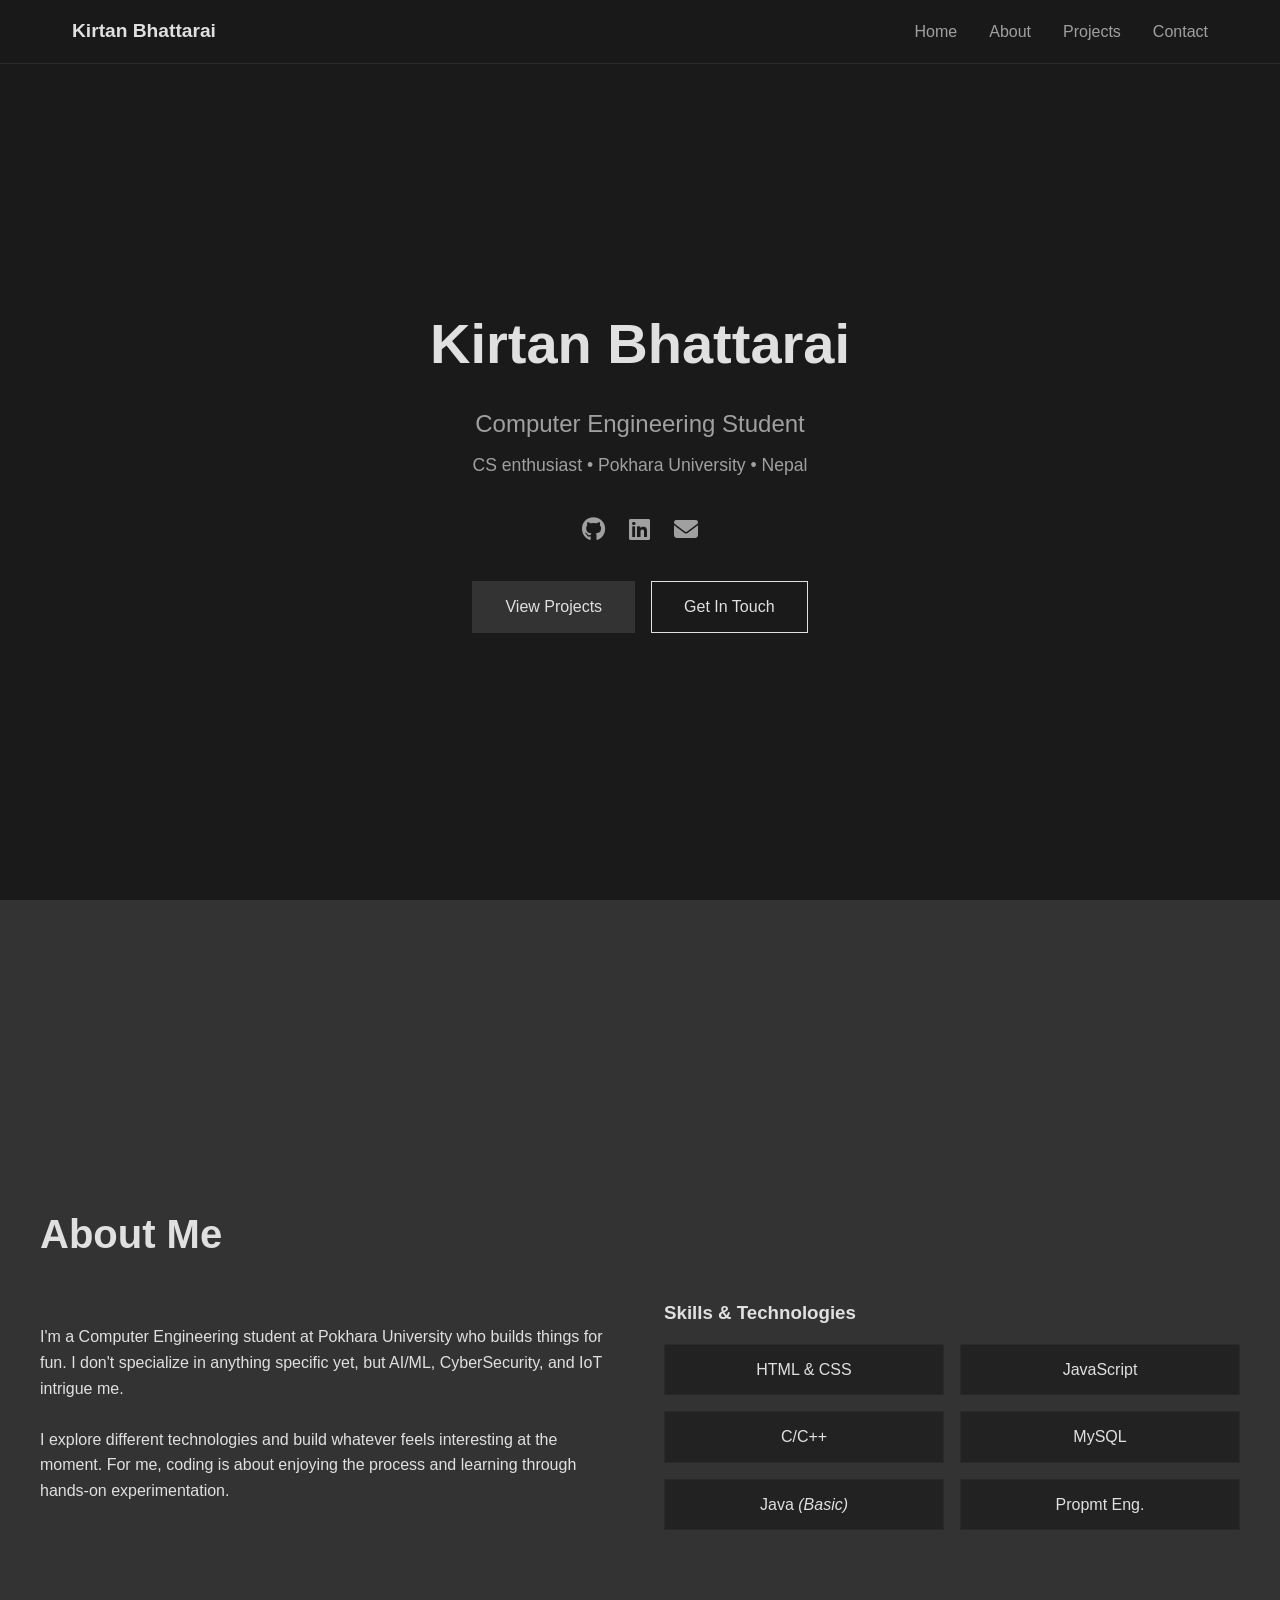
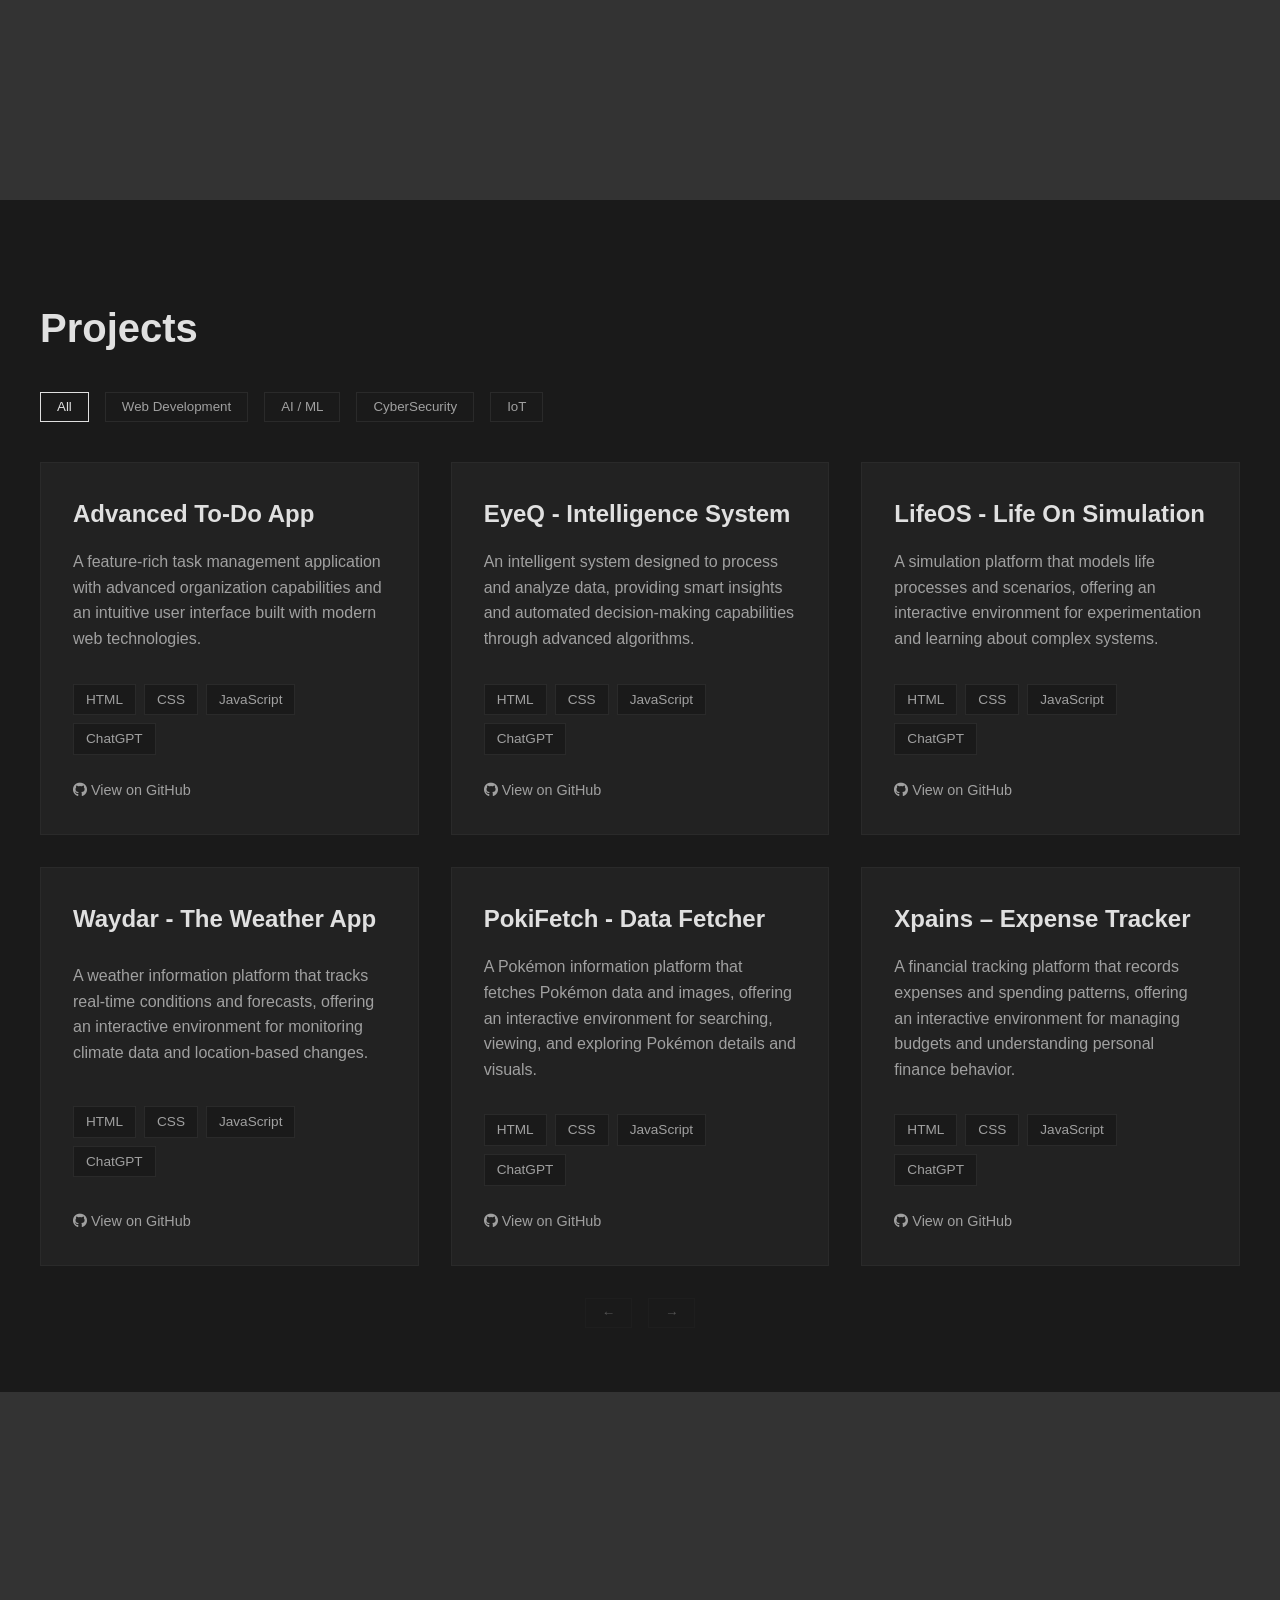
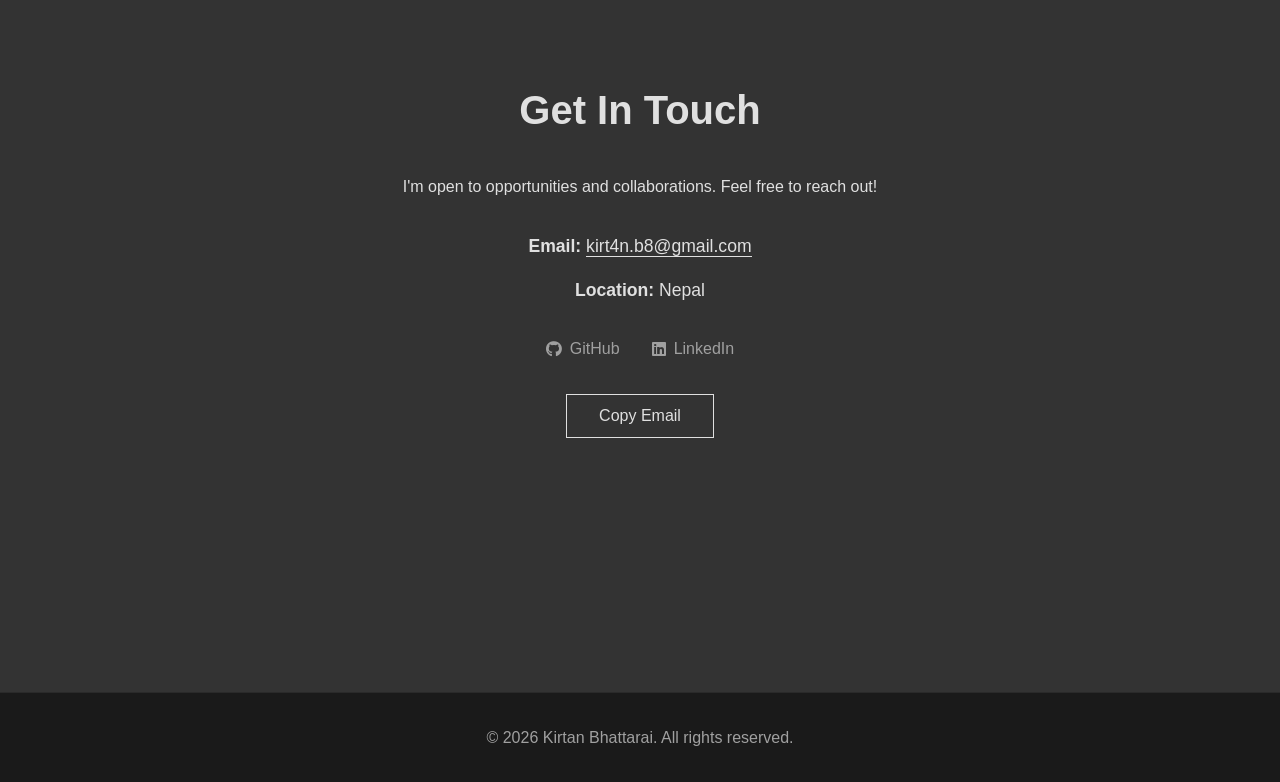
<file: index.html>
<!DOCTYPE html>
<html lang="en">

<head>
    <meta charset="UTF-8">
    <meta name="viewport" content="width=device-width, initial-scale=1.0">
    <title>Kirtan Bhattarai - Portfolio</title>
    <meta name="description"
        content="Kirtan Bhattarai - Computer Engineering student and CS enthusiast specializing in web development and intelligent systems.">
    <link rel="stylesheet" href="https://cdnjs.cloudflare.com/ajax/libs/font-awesome/6.5.0/css/all.min.css">
    <style>
        * {
            margin: 0;
            padding: 0;
            box-sizing: border-box;
        }

        :root {
            --bg: #1a1a1a;
            --card-bg: #222222;
            --text: #e0e0e0;
            --text-muted: #a0a0a0;
            --accent: #333333;
            --border: #2a2a2a;
            --hover: #4e4e4e;
        }

        html {
            scroll-behavior: smooth;
        }

        body {
            font-family: -apple-system, BlinkMacSystemFont, 'Segoe UI', Roboto, Oxygen, Ubuntu, Cantarell, sans-serif;
            background: var(--bg);
            color: var(--text);
            line-height: 1.6;
        }

        /* Navigation */
        nav {
            position: fixed;
            top: 0;
            width: 100%;
            background: rgba(26, 26, 26, 0.95);
            backdrop-filter: blur(10px);
            border-bottom: 1px solid var(--border);
            z-index: 1000;
        }

        nav .container {
            max-width: 1200px;
            margin: 0 auto;
            padding: 1rem 2rem;
            display: flex;
            justify-content: space-between;
            align-items: center;
        }

        nav .logo {
            font-size: 1.2rem;
            font-weight: 600;
            color: var(--text);
            text-decoration: none;
        }

        nav ul {
            display: flex;
            list-style: none;
            gap: 2rem;
        }

        nav a {
            color: var(--text-muted);
            text-decoration: none;
            transition: color 0.3s;
        }

        nav a:hover {
            color: var(--text);
        }

        /* Sections */
        section {
            min-height: 100vh;
            padding: 6rem 2rem 4rem;
            display: flex;
            align-items: center;
            justify-content: center;
        }

        .container {
            max-width: 1200px;
            width: 100%;
            margin: 0 auto;
        }

        /* Hero */
        #home {
            text-align: center;
        }

        h1 {
            font-size: 3.5rem;
            margin-bottom: 1rem;
            font-weight: 600;
            color: var(--text);
        }

        .subtitle {
            font-size: 1.5rem;
            color: var(--text-muted);
            margin-bottom: 0.5rem;
        }

        .bio {
            color: var(--text-muted);
            font-size: 1.1rem;
            margin-bottom: 2rem;
        }

        .social-links {
            display: flex;
            gap: 1.5rem;
            justify-content: center;
            margin-top: 1.5rem;
        }

        .social-links a {
            color: var(--text-muted);
            font-size: 1.5rem;
            transition: color 0.3s;
        }

        .social-links a:hover {
            color: var(--text);
        }

        .cta-buttons {
            display: flex;
            gap: 1rem;
            justify-content: center;
            margin-top: 2rem;
        }

        .btn {
            padding: 0.75rem 2rem;
            border: 1px solid var(--text);
            background: transparent;
            color: var(--text);
            text-decoration: none;
            cursor: pointer;
            transition: all 0.3s;
            font-size: 1rem;
        }

        .btn:hover {
            background: var(--text);
            color: var(--bg);
        }

        .btn-primary {
            background: var(--accent);
            border-color: var(--accent);
            color: var(--text);
        }

        .btn-primary:hover {
            background: var(--hover);
            color: var(--text);
        }

        /* About */
        #about {
            background: var(--accent);
        }

        h2 {
            font-size: 2.5rem;
            margin-bottom: 2rem;
            font-weight: 600;
        }

        .about-content {
            display: grid;
            grid-template-columns: 1fr 1fr;
            gap: 3rem;
            align-items: center;
        }

        .skills-grid {
            display: grid;
            grid-template-columns: repeat(2, 1fr);
            gap: 1rem;
            margin-top: 1rem;
        }

        .skill-item {
            padding: 0.75rem;
            border: 1px solid var(--border);
            background: var(--card-bg);
            text-align: center;
            transition: transform 0.3s;
        }

        .skill-item:hover {
            transform: translateY(-2px);
        }

        /* Projects */
        .project-filters {
            display: flex;
            gap: 1rem;
            flex-wrap: wrap;
            margin-bottom: 2rem;
        }

        .filter-btn {
            padding: 0.4rem 1rem;
            background: transparent;
            border: 1px solid var(--border);
            color: var(--text-muted);
            cursor: pointer;
            transition: all 0.3s;
        }

        .filter-btn.active,
        .filter-btn:hover {
            color: var(--text);
            border-color: var(--text);
        }

        .no-projects {
            grid-column: 1 / -1;
            display: flex;
            align-items: center;
            justify-content: center;
            height: calc(2 * 350px + 2rem);
            width: 100%;
            color: var(--text-muted);
            font-size: 1.1rem;
            text-align: center;
            padding: 2rem;
            border: solid 1px var(--hover);
        }


        .projects-grid {
            display: grid;
            grid-template-columns: repeat(3, 1fr);
            grid-auto-rows: auto;
            gap: 2rem;
            min-height: calc(2 * 350px + 2rem);
        }

        .project-card {
            min-height: 300px;
            display: flex;
            flex-direction: column;
            justify-content: space-between;
            border: 1px solid var(--border);
            background: var(--card-bg);
            padding: 2rem;
            transition: transform 0.3s, border-color 0.3s;
        }

        .project-card:hover {
            transform: translateY(-5px);
            border-color: var(--text-muted);
        }

        .project-card h3 {
            font-size: 1.5rem;
            margin-bottom: 1rem;
        }

        .project-card p {
            color: var(--text-muted);
            margin-bottom: 1rem;
        }

        .tech-tags {
            display: flex;
            flex-wrap: wrap;
            gap: 0.5rem;
            margin-top: 1rem;
        }

        .tech-tag {
            padding: 0.25rem 0.75rem;
            border: 1px solid var(--border);
            background: var(--bg);
            font-size: 0.85rem;
            color: var(--text-muted);
        }

        .project-links {
            display: flex;
            gap: 1rem;
            margin-top: 1.5rem;
        }

        .project-links a {
            color: var(--text-muted);
            text-decoration: none;
            font-size: 0.9rem;
            transition: color 0.3s;
        }

        .project-links a:hover {
            color: var(--text);
        }

        .projects-wrapper {
            overflow: hidden;
            padding-top: 8px;
        }

        .project-nav {
            display: flex;
            justify-content: center;
            gap: 1rem;
            margin-top: 2rem;
        }

        .nav-btn {
            background: transparent;
            border: 1px solid var(--border);
            color: var(--text);
            padding: .4rem 1rem;
            cursor: pointer;
        }

        .nav-btn:disabled {
            opacity: 0.3;
            cursor: not-allowed;
        }

        /* Contact */
        #contact {
            background: var(--accent);
            text-align: center;
        }

        .contact-info {
            margin-top: 2rem;
        }

        .contact-item {
            margin: 1rem 0;
            font-size: 1.1rem;
        }

        .contact-item a {
            color: var(--text);
            text-decoration: none;
            border-bottom: 1px solid var(--text);
            transition: opacity 0.3s;
        }

        .contact-item a:hover {
            opacity: 0.7;
        }

        .contact-social {
            display: flex;
            gap: 2rem;
            justify-content: center;
            margin-top: 2rem;
        }

        .contact-social a {
            display: flex;
            align-items: center;
            gap: 0.5rem;
            color: var(--text-muted);
            text-decoration: none;
            transition: color 0.3s;
        }

        .contact-social a:hover {
            color: var(--text);
        }

        /* Footer */
        footer {
            text-align: center;
            padding: 2rem;
            color: var(--text-muted);
            border-top: 1px solid var(--border);
            background: var(--bg);
        }

        /* Mobile Menu */
        .mobile-menu-btn {
            display: none;
            background: none;
            border: none;
            font-size: 1.5rem;
            cursor: pointer;
            color: var(--text);
        }

        /* Responsive */
        @media (max-width: 1024px) {
            .projects-grid {
                grid-template-columns: repeat(2, 1fr);
                grid-auto-rows: auto;
                gap: 1.5rem;
            }
        }

        @media (max-width: 768px) {
            h1 {
                font-size: 2.5rem;
            }

            h2 {
                font-size: 2rem;
            }

            .subtitle {
                font-size: 1.2rem;
            }

            nav ul {
                display: none;
                flex-direction: column;
                position: absolute;
                top: 100%;
                left: 0;
                right: 0;
                background: var(--bg);
                border-bottom: 1px solid var(--border);
                padding: 1rem 2rem;
            }

            nav ul.active {
                display: flex;
            }

            .mobile-menu-btn {
                display: block;
            }

            .about-content {
                grid-template-columns: 1fr;
            }

            .cta-buttons {
                flex-direction: column;
            }

            .contact-social {
                flex-direction: column;
                gap: 1rem;
            }

            section {
                padding: 5rem 1.5rem 3rem;
            }

            .projects-grid {
                grid-template-columns: 1fr;
                grid-auto-rows: auto;
                gap: 1rem;
            }
        }

        .toast {
            position: fixed;
            bottom: 2rem;
            left: 50%;
            transform: translateX(-50%) translateY(100px);
            background: var(--text);
            color: var(--bg);
            padding: 1rem 2rem;
            opacity: 0;
            transition: all 0.3s;
            z-index: 2000;
        }

        .toast.show {
            opacity: 1;
            transform: translateX(-50%) translateY(0);
        }
    </style>
</head>

<body>
    <div class="toast" role="status" aria-live="polite"></div>

    <nav>
        <div class="container">
            <a href="#home" class="logo">Kirtan Bhattarai</a>
            <button class="mobile-menu-btn" aria-label="Toggle menu">☰</button>
            <ul>
                <li><a href="#home">Home</a></li>
                <li><a href="#about">About</a></li>
                <li><a href="#projects">Projects</a></li>
                <li><a href="#contact">Contact</a></li>
            </ul>
        </div>
    </nav>

    <section id="home">
        <div class="container">
            <h1>Kirtan Bhattarai</h1>
            <p class="subtitle">Computer Engineering Student</p>
            <p class="bio">CS enthusiast • Pokhara University • Nepal</p>
            <div class="social-links">
                <a href="https://github.com/kirtanb-05" target="_blank" rel="noopener noreferrer" aria-label="GitHub">
                    <i class="fab fa-github"></i>
                </a>
                <a href="https://www.linkedin.com/in/kirtan-bhattarai-733a17370/" target="_blank"
                    rel="noopener noreferrer" aria-label="LinkedIn">
                    <i class="fab fa-linkedin"></i>
                </a>
                <a href="mailto:kirt4n.b8@gmail.com" aria-label="Email">
                    <i class="fas fa-envelope"></i>
                </a>
            </div>
            <div class="cta-buttons">
                <a href="#projects" class="btn btn-primary">View Projects</a>
                <a href="#contact" class="btn">Get In Touch</a>
            </div>
        </div>
    </section>

    <section id="about">
        <div class="container">
            <h2>About Me</h2>
            <div class="about-content">
                <div>
                    <p>I'm a Computer Engineering student at Pokhara University who builds things for fun. I don't
                        specialize in anything specific yet, but AI/ML, CyberSecurity, and IoT intrigue me.</p><br>
                    <p>I explore different technologies and build whatever feels interesting at the moment. For me,
                        coding is about enjoying the process and learning through hands-on experimentation.</p>
                </div>
                <div>
                    <h3>Skills & Technologies</h3>
                    <div class="skills-grid">
                        <div class="skill-item">HTML & CSS</div>
                        <div class="skill-item">JavaScript</div>
                        <div class="skill-item">C/C++</div>
                        <div class="skill-item">MySQL</div>
                        <div class="skill-item">Java <em>(Basic)</em></div>
                        <div class="skill-item">Propmt Eng.</div>
                    </div>
                </div>
            </div>
        </div>
    </section>

    <section id="projects">
        <div class="container">
            <h2>Projects</h2>
            <div class="project-filters">
                <button class="filter-btn active" data-filter="all">All</button>
                <button class="filter-btn" data-filter="web">Web Development</button>
                <button class="filter-btn" data-filter="ai">AI / ML</button>
                <button class="filter-btn" data-filter="security">CyberSecurity</button>
                <button class="filter-btn" data-filter="iot">IoT</button>
            </div>

            <div class="projects-wrapper">
                <div class="projects-grid">
                    <div class="project-card" data-category="web">
                        <h3>Advanced To-Do App</h3>
                        <p>A feature-rich task management application with advanced organization capabilities and an
                            intuitive user interface built with modern web technologies.</p>
                        <div class="tech-tags">
                            <span class="tech-tag">HTML</span>
                            <span class="tech-tag">CSS</span>
                            <span class="tech-tag">JavaScript</span>
                            <span class="tech-tag">ChatGPT</span>
                        </div>
                        <div class="project-links">
                            <a href="https://github.com/kirtanb-05/Built-In-A-Cave-With-JS/tree/main/Advanced%20To-Do"
                                target="_blank" rel="noopener noreferrer">
                                <i class="fab fa-github"></i> View on GitHub
                            </a>
                        </div>
                    </div>

                    <div class="project-card" data-category="web">
                        <h3>EyeQ - Intelligence System</h3>
                        <p>An intelligent system designed to process and analyze data, providing smart insights and
                            automated decision-making capabilities through advanced algorithms.</p>
                        <div class="tech-tags">
                            <span class="tech-tag">HTML</span>
                            <span class="tech-tag">CSS</span>
                            <span class="tech-tag">JavaScript</span>
                            <span class="tech-tag">ChatGPT</span>
                        </div>
                        <div class="project-links">
                            <a href="https://github.com/kirtanb-05/Built-In-A-Cave-With-JS/tree/main/EyeQ%20-%20Intelligence%20System"
                                target="_blank" rel="noopener noreferrer">
                                <i class="fab fa-github"></i> View on GitHub
                            </a>
                        </div>
                    </div>

                    <div class="project-card" data-category="web">
                        <h3>LifeOS - Life On Simulation</h3>
                        <p>A simulation platform that models life processes and scenarios, offering an interactive
                            environment for experimentation and learning about complex systems.</p>
                        <div class="tech-tags">
                            <span class="tech-tag">HTML</span>
                            <span class="tech-tag">CSS</span>
                            <span class="tech-tag">JavaScript</span>
                            <span class="tech-tag">ChatGPT</span>
                        </div>
                        <div class="project-links">
                            <a href="https://github.com/kirtanb-05/Built-In-A-Cave-With-JS/tree/main/LifeOS%20-%20Life%20On%20Simulation"
                                target="_blank" rel="noopener noreferrer">
                                <i class="fab fa-github"></i> View on GitHub
                            </a>
                        </div>
                    </div>

                    <div class="project-card" data-category="web">
                        <h3>Waydar - The Weather App</h3>
                        <p>
                            A weather information platform that tracks real-time conditions and forecasts, offering an
                            interactive
                            environment for monitoring climate data and location-based changes.
                        </p>

                        <div class="tech-tags">
                            <span class="tech-tag">HTML</span>
                            <span class="tech-tag">CSS</span>
                            <span class="tech-tag">JavaScript</span>
                            <span class="tech-tag">ChatGPT</span>
                        </div>
                        <div class="project-links">
                            <a href="https://github.com/kirtanb-05/JavaScript-Projects/tree/main/weather%20app"
                                target="_blank" rel="noopener noreferrer">
                                <i class="fab fa-github"></i> View on GitHub
                            </a>
                        </div>
                    </div>

                    <div class="project-card" data-category="web">
                        <h3>PokiFetch - Data Fetcher</h3>
                        <p>
                            A Pokémon information platform that fetches Pokémon data and images, offering an interactive
                            environment for searching, viewing, and exploring Pokémon details and visuals.
                        </p>

                        <div class="tech-tags">
                            <span class="tech-tag">HTML</span>
                            <span class="tech-tag">CSS</span>
                            <span class="tech-tag">JavaScript</span>
                            <span class="tech-tag">ChatGPT</span>
                        </div>
                        <div class="project-links">
                            <a href="https://github.com/kirtanb-05/JavaScript-Projects/tree/main/pokemon%20fetcher"
                                target=" _blank" rel="noopener noreferrer">
                                <i class="fab fa-github"></i> View on GitHub
                            </a>
                        </div>
                    </div>

                    <div class="project-card" data-category="web"> <!-- web, ai, security, iot -->
                        <h3>Xpains – Expense Tracker</h3>
                        <p>
                            A financial tracking platform that records expenses and spending patterns, offering an
                            interactive
                            environment for managing budgets and understanding personal finance behavior.
                        </p>

                        <div class="tech-tags">
                            <span class="tech-tag">HTML</span>
                            <span class="tech-tag">CSS</span>
                            <span class="tech-tag">JavaScript</span>
                            <span class="tech-tag">ChatGPT</span>
                        </div>
                        <div class="project-links">
                            <a href="https://github.com/kirtanb-05/JavaScript-Projects/tree/main/expense%20tracker"
                                target=" _blank" rel="noopener noreferrer">
                                <i class="fab fa-github"></i> View on GitHub
                            </a>
                        </div>
                    </div>

                </div>
            </div>

            <div class="project-nav">
                <button class="nav-btn" id="prevBtn">←</button>
                <button class="nav-btn" id="nextBtn">→</button>
            </div>

        </div>
    </section>

    <section id="contact">
        <div class="container">
            <h2>Get In Touch</h2>
            <p>I'm open to opportunities and collaborations. Feel free to reach out!</p>
            <div class="contact-info">
                <div class="contact-item">
                    <strong>Email:</strong> <a href="mailto:kirt4n.b8@gmail.com">kirt4n.b8@gmail.com</a>
                </div>
                <div class="contact-item">
                    <strong>Location:</strong> Nepal
                </div>
                <div class="contact-social">
                    <a href="https://github.com/kirtanb-05" target="_blank" rel="noopener noreferrer">
                        <i class="fab fa-github"></i> GitHub
                    </a>
                    <a href="https://www.linkedin.com/in/kirtan-bhattarai-733a17370/" target="_blank"
                        rel="noopener noreferrer">
                        <i class="fab fa-linkedin"></i> LinkedIn
                    </a>
                </div>
                <div style="margin-top: 2rem;">
                    <button class="btn" onclick="copyEmail()">Copy Email</button>
                </div>
            </div>
        </div>
    </section>

    <footer>
        <p>&copy; 2026 Kirtan Bhattarai. All rights reserved.</p>
    </footer>

    <script>
        const menuBtn = document.querySelector('.mobile-menu-btn');
        const navUl = document.querySelector('nav ul');
        const filterButtons = document.querySelectorAll('.filter-btn');
        const allProjects = Array.from(document.querySelectorAll('.project-card'));
        const grid = document.querySelector('.projects-grid');

        const prevBtn = document.getElementById('prevBtn');
        const nextBtn = document.getElementById('nextBtn');

        let currentCategory = 'all';
        let currentPage = 0;
        const PAGE_SIZE = 6;

        function renderProjects() {
            grid.innerHTML = '';
            grid.style.display = 'grid';

            const filtered = allProjects.filter(p =>
                currentCategory === 'all' || p.dataset.category === currentCategory
            );

            if (filtered.length === 0) {
                grid.style.display = 'flex';
                grid.style.alignItems = 'center';
                grid.style.justifyContent = 'center';

                const empty = document.createElement('div');
                empty.className = 'no-projects';
                empty.textContent = 'No projects yet';
                grid.appendChild(empty);

                prevBtn.disabled = true;
                nextBtn.disabled = true;
                return;
            }

            const totalPages = Math.ceil(filtered.length / PAGE_SIZE);
            const start = currentPage * PAGE_SIZE;
            const pageItems = filtered.slice(start, start + PAGE_SIZE);

            pageItems.forEach(p => grid.appendChild(p));

            prevBtn.disabled = currentPage === 0;
            nextBtn.disabled = currentPage >= totalPages - 1;
        }

        filterButtons.forEach(btn => {
            btn.addEventListener('click', () => {
                filterButtons.forEach(b => b.classList.remove('active'));
                btn.classList.add('active');

                currentCategory = btn.dataset.filter;
                currentPage = 0;
                renderProjects();
            });
        });

        prevBtn.addEventListener('click', () => {
            if (currentPage > 0) {
                currentPage--;
                renderProjects();
            }
        });

        nextBtn.addEventListener('click', () => {
            currentPage++;
            renderProjects();
        });

        // Initial render
        renderProjects();

        // Mobile menu
        menuBtn.addEventListener('click', () => {
            navUl.classList.toggle('active');
        });

        document.querySelectorAll('nav a').forEach(link => {
            link.addEventListener('click', () => {
                navUl.classList.remove('active');
            });
        });

        // Copy email with toast
        function copyEmail() {
            const email = 'kirt4n.b8@gmail.com';
            const toast = document.querySelector('.toast');

            navigator.clipboard.writeText(email).then(() => {
                toast.textContent = 'Email copied to clipboard!';
                toast.classList.add('show');
                setTimeout(() => toast.classList.remove('show'), 2000);
            }).catch(() => {
                const t = document.createElement('textarea');
                t.value = email;
                document.body.appendChild(t);
                t.select();
                document.execCommand('copy');
                document.body.removeChild(t);

                toast.textContent = 'Email copied to clipboard!';
                toast.classList.add('show');
                setTimeout(() => toast.classList.remove('show'), 2000);
            });
        }

        // Smooth scrolling
        document.querySelectorAll('a[href^="#"]').forEach(anchor => {
            anchor.addEventListener('click', function (e) {
                e.preventDefault();
                const target = document.querySelector(this.getAttribute('href'));
                if (target) {
                    target.scrollIntoView({
                        behavior: 'smooth',
                        block: 'start'
                    });
                }
            });
        });
    </script>

</body>

</html>
</file>
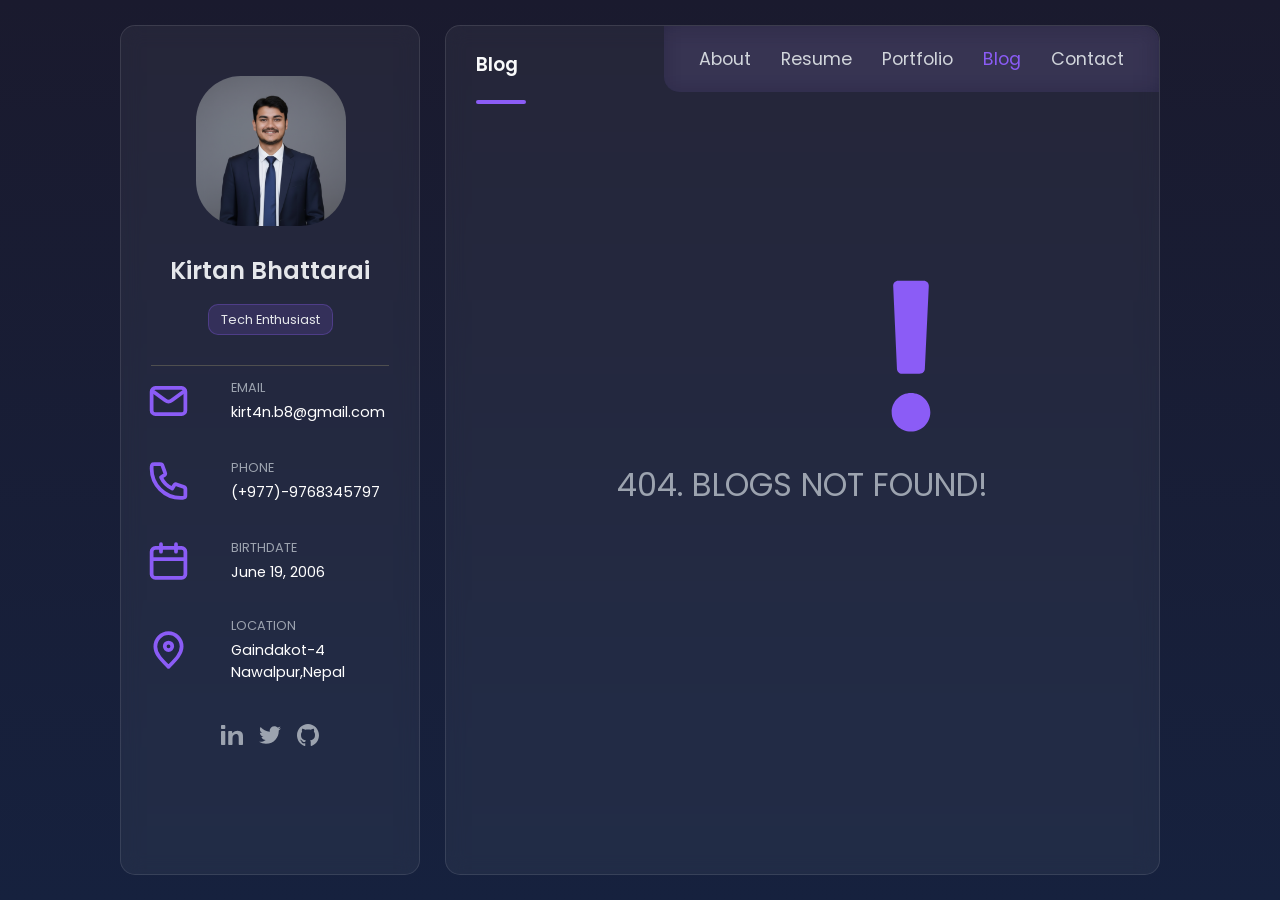
<file: blog.html>
<!DOCTYPE html>
<html lang="en">

<head>
    <meta charset="UTF-8">
    <meta name="viewport" content="width=device-width, initial-scale=1.0">
    <title>My Portfolio - Skills</title>
    <link rel="stylesheet" href="css/style.css">
</head>

<body>
    <main>
        <article class="info-card">
            <section class="normal-info">
                <figure>
                    <img src="img/profile.png" alt="profile-picutre">

                    <figcaption>
                        <p class="profile-name">Kirtan Bhattarai</p>
                        <p class="profile-description">Tech Enthusiast</p>
                    </figcaption>
                </figure>
            </section>

            <hr>
            <section class="social-info">

                <a href="mailto:kirt4n.b8@gmail.com" class="social">
                    <svg viewBox="0 0 24 24" fill="none" xmlns="http://www.w3.org/2000/svg" stroke="#8B5CF6">
                        <g id="SVGRepo_bgCarrier" stroke-width="0"></g>
                        <g id="SVGRepo_tracerCarrier" stroke-linecap="round" stroke-linejoin="round"></g>
                        <g id="SVGRepo_iconCarrier">
                            <path d="M4 7.00005L10.2 11.65C11.2667 12.45 12.7333 12.45 13.8 11.65L20 7" stroke="#8B5CF6"
                                stroke-width="2" stroke-linecap="round" stroke-linejoin="round"></path>
                            <rect x="3" y="5" width="18" height="14" rx="2" stroke="#8B5CF6" stroke-width="2"
                                stroke-linecap="round"></rect>
                        </g>
                    </svg>
                    <section class="social-data">
                        <p class="label">Email</p>
                        <p class="description">kirt4n.b8@gmail.com</p>
                    </section>
                </a>


                <a href="tel:+9779768345797" class="social">
                    <svg viewBox="0 0 24 24" fill="none" xmlns="http://www.w3.org/2000/svg">
                        <g id="SVGRepo_bgCarrier" stroke-width="0"></g>
                        <g id="SVGRepo_tracerCarrier" stroke-linecap="round" stroke-linejoin="round"></g>
                        <g id="SVGRepo_iconCarrier">
                            <path
                                d="M3 5.5C3 14.0604 9.93959 21 18.5 21C18.8862 21 19.2691 20.9859 19.6483 20.9581C20.0834 20.9262 20.3009 20.9103 20.499 20.7963C20.663 20.7019 20.8185 20.5345 20.9007 20.364C21 20.1582 21 19.9181 21 19.438V16.6207C21 16.2169 21 16.015 20.9335 15.842C20.8749 15.6891 20.7795 15.553 20.6559 15.4456C20.516 15.324 20.3262 15.255 19.9468 15.117L16.74 13.9509C16.2985 13.7904 16.0777 13.7101 15.8683 13.7237C15.6836 13.7357 15.5059 13.7988 15.3549 13.9058C15.1837 14.0271 15.0629 14.2285 14.8212 14.6314L14 16C11.3501 14.7999 9.2019 12.6489 8 10L9.36863 9.17882C9.77145 8.93713 9.97286 8.81628 10.0942 8.64506C10.2012 8.49408 10.2643 8.31637 10.2763 8.1317C10.2899 7.92227 10.2096 7.70153 10.0491 7.26005L8.88299 4.05321C8.745 3.67376 8.67601 3.48403 8.55442 3.3441C8.44701 3.22049 8.31089 3.12515 8.15802 3.06645C7.98496 3 7.78308 3 7.37932 3H4.56201C4.08188 3 3.84181 3 3.63598 3.09925C3.4655 3.18146 3.29814 3.33701 3.2037 3.50103C3.08968 3.69907 3.07375 3.91662 3.04189 4.35173C3.01413 4.73086 3 5.11378 3 5.5Z"
                                stroke="#8B5CF6" stroke-width="2" stroke-linecap="round" stroke-linejoin="round">
                            </path>
                        </g>
                    </svg>
                    <section class="social-data">
                        <p class="label">Phone</p>
                        <p class="description">(+977)-9768345797</p>
                    </section>
                </a>


                <div class="social">
                    <svg fill="#8B5CF6" viewBox="0 0 24 24" xmlns="http://www.w3.org/2000/svg">
                        <g id="SVGRepo_bgCarrier" stroke-width="0"></g>
                        <g id="SVGRepo_tracerCarrier" stroke-linecap="round" stroke-linejoin="round"></g>
                        <g id="SVGRepo_iconCarrier">
                            <path
                                d="M19,4H17V3a1,1,0,0,0-2,0V4H9V3A1,1,0,0,0,7,3V4H5A3,3,0,0,0,2,7V19a3,3,0,0,0,3,3H19a3,3,0,0,0,3-3V7A3,3,0,0,0,19,4Zm1,15a1,1,0,0,1-1,1H5a1,1,0,0,1-1-1V12H20Zm0-9H4V7A1,1,0,0,1,5,6H7V7A1,1,0,0,0,9,7V6h6V7a1,1,0,0,0,2,0V6h2a1,1,0,0,1,1,1Z">
                            </path>
                        </g>
                    </svg>
                    <section class="social-data">
                        <p class="label">Birthdate</p>
                        <p class="description">June 19, 2006</p>
                    </section>
                </div>

                <a href="https://maps.google.com/maps?q=Gaindakot-4,Nawalpur,Nepal" target="_blank" class="social">
                    <svg viewBox="0 0 24 24" fill="none" xmlns="http://www.w3.org/2000/svg">
                        <g id="SVGRepo_bgCarrier" stroke-width="0"></g>
                        <g id="SVGRepo_tracerCarrier" stroke-linecap="round" stroke-linejoin="round"></g>
                        <g id="SVGRepo_iconCarrier">
                            <path
                                d="M12 21C15.5 17.4 19 14.1764 19 10.2C19 6.22355 15.866 3 12 3C8.13401 3 5 6.22355 5 10.2C5 14.1764 8.5 17.4 12 21Z"
                                stroke="#8B5CF6" stroke-width="2" stroke-linecap="round" stroke-linejoin="round"></path>
                            <path
                                d="M12 12C13.1046 12 14 11.1046 14 10C14 8.89543 13.1046 8 12 8C10.8954 8 10 8.89543 10 10C10 11.1046 10.8954 12 12 12Z"
                                stroke="#8B5CF6" stroke-width="2" stroke-linecap="round" stroke-linejoin="round"></path>
                        </g>
                    </svg>
                    <section class="social-data">
                        <p class="label">Location</p>
                        <p class="description">Gaindakot-4 <br>Nawalpur,Nepal</p>
                    </section>
                </a>
            </section>

            <section class="social-handles">
                <a href="https://www.linkedin.com/in/kirtan-bhattarai-733a17370" target="_blank"><svg fill="#9CA3AF"
                        version="1.1" id="Capa_1" xmlns="http://www.w3.org/2000/svg"
                        xmlns:xlink="http://www.w3.org/1999/xlink" viewBox="0 0 552.77 552.77" xml:space="preserve">
                        <g id="SVGRepo_bgCarrier" stroke-width="0"></g>
                        <g id="SVGRepo_tracerCarrier" stroke-linecap="round" stroke-linejoin="round"></g>
                        <g id="SVGRepo_iconCarrier">
                            <g>
                                <g>
                                    <path
                                        d="M17.95,528.854h71.861c9.914,0,17.95-8.037,17.95-17.951V196.8c0-9.915-8.036-17.95-17.95-17.95H17.95 C8.035,178.85,0,186.885,0,196.8v314.103C0,520.816,8.035,528.854,17.95,528.854z">
                                    </path>
                                    <path
                                        d="M17.95,123.629h71.861c9.914,0,17.95-8.036,17.95-17.95V41.866c0-9.914-8.036-17.95-17.95-17.95H17.95 C8.035,23.916,0,31.952,0,41.866v63.813C0,115.593,8.035,123.629,17.95,123.629z">
                                    </path>
                                    <path
                                        d="M525.732,215.282c-10.098-13.292-24.988-24.223-44.676-32.791c-19.688-8.562-41.42-12.846-65.197-12.846 c-48.268,0-89.168,18.421-122.699,55.27c-6.672,7.332-11.523,5.729-11.523-4.186V196.8c0-9.915-8.037-17.95-17.951-17.95h-64.192 c-9.915,0-17.95,8.035-17.95,17.95v314.103c0,9.914,8.036,17.951,17.95,17.951h71.861c9.915,0,17.95-8.037,17.95-17.951V401.666 c0-45.508,2.748-76.701,8.244-93.574c5.494-16.873,15.66-30.422,30.488-40.649c14.83-10.227,31.574-15.343,50.24-15.343 c14.572,0,27.037,3.58,37.393,10.741c10.355,7.16,17.834,17.19,22.436,30.104c4.604,12.912,6.904,41.354,6.904,85.33v132.627 c0,9.914,8.035,17.951,17.949,17.951h71.861c9.914,0,17.949-8.037,17.949-17.951V333.02c0-31.445-1.982-55.607-5.941-72.48 S535.836,228.581,525.732,215.282z">
                                    </path>
                                </g>
                            </g>
                        </g>
                    </svg></a>

                <a href="https://x.com/ThisisKirtan" target="_blank"><svg fill="#9CA3AF" viewBox="0 -2 20 20"
                        version="1.1" xmlns="http://www.w3.org/2000/svg" xmlns:xlink="http://www.w3.org/1999/xlink"
                        fill="#000000" stroke="#000000">
                        <g id="SVGRepo_bgCarrier" stroke-width="0"></g>
                        <g id="SVGRepo_tracerCarrier" stroke-linecap="round" stroke-linejoin="round"></g>
                        <g id="SVGRepo_iconCarrier">
                            <title>twitter [#154]</title>
                            <desc>Created with Sketch.</desc>
                            <defs> </defs>
                            <g id="Page-1" stroke="none" stroke-width="1" fill="none" fill-rule="evenodd">
                                <g id="Dribbble-Light-Preview" transform="translate(-60.000000, -7521.000000)"
                                    fill="#9CA3AF">
                                    <g id="icons" transform="translate(56.000000, 160.000000)">
                                        <path
                                            d="M10.29,7377 C17.837,7377 21.965,7370.84365 21.965,7365.50546 C21.965,7365.33021 21.965,7365.15595 21.953,7364.98267 C22.756,7364.41163 23.449,7363.70276 24,7362.8915 C23.252,7363.21837 22.457,7363.433 21.644,7363.52751 C22.5,7363.02244 23.141,7362.2289 23.448,7361.2926 C22.642,7361.76321 21.761,7362.095 20.842,7362.27321 C19.288,7360.64674 16.689,7360.56798 15.036,7362.09796 C13.971,7363.08447 13.518,7364.55538 13.849,7365.95835 C10.55,7365.79492 7.476,7364.261 5.392,7361.73762 C4.303,7363.58363 4.86,7365.94457 6.663,7367.12996 C6.01,7367.11125 5.371,7366.93797 4.8,7366.62489 L4.8,7366.67608 C4.801,7368.5989 6.178,7370.2549 8.092,7370.63591 C7.488,7370.79836 6.854,7370.82199 6.24,7370.70483 C6.777,7372.35099 8.318,7373.47829 10.073,7373.51078 C8.62,7374.63513 6.825,7375.24554 4.977,7375.24358 C4.651,7375.24259 4.325,7375.22388 4,7375.18549 C5.877,7376.37088 8.06,7377 10.29,7376.99705"
                                            id="twitter-[#154]"> </path>
                                    </g>
                                </g>
                            </g>
                        </g>
                    </svg></a>

                <a href="https://github.com/kirtanb-05" target="_blank"><svg viewBox="0 0 20 20" version="1.1"
                        xmlns="http://www.w3.org/2000/svg" xmlns:xlink="http://www.w3.org/1999/xlink" fill="#000000">
                        <g id="SVGRepo_bgCarrier" stroke-width="0"></g>
                        <g id="SVGRepo_tracerCarrier" stroke-linecap="round" stroke-linejoin="round"></g>
                        <g id="SVGRepo_iconCarrier">
                            <title>github [#142]</title>
                            <desc>Created with Sketch.</desc>
                            <defs> </defs>
                            <g id="Page-1" stroke="none" stroke-width="1" fill="none" fill-rule="evenodd">
                                <g id="Dribbble-Light-Preview" transform="translate(-140.000000, -7559.000000)"
                                    fill="#9CA3AF">
                                    <g id="icons" transform="translate(56.000000, 160.000000)">
                                        <path
                                            d="M94,7399 C99.523,7399 104,7403.59 104,7409.253 C104,7413.782 101.138,7417.624 97.167,7418.981 C96.66,7419.082 96.48,7418.762 96.48,7418.489 C96.48,7418.151 96.492,7417.047 96.492,7415.675 C96.492,7414.719 96.172,7414.095 95.813,7413.777 C98.04,7413.523 100.38,7412.656 100.38,7408.718 C100.38,7407.598 99.992,7406.684 99.35,7405.966 C99.454,7405.707 99.797,7404.664 99.252,7403.252 C99.252,7403.252 98.414,7402.977 96.505,7404.303 C95.706,7404.076 94.85,7403.962 94,7403.958 C93.15,7403.962 92.295,7404.076 91.497,7404.303 C89.586,7402.977 88.746,7403.252 88.746,7403.252 C88.203,7404.664 88.546,7405.707 88.649,7405.966 C88.01,7406.684 87.619,7407.598 87.619,7408.718 C87.619,7412.646 89.954,7413.526 92.175,7413.785 C91.889,7414.041 91.63,7414.493 91.54,7415.156 C90.97,7415.418 89.522,7415.871 88.63,7414.304 C88.63,7414.304 88.101,7413.319 87.097,7413.247 C87.097,7413.247 86.122,7413.234 87.029,7413.87 C87.029,7413.87 87.684,7414.185 88.139,7415.37 C88.139,7415.37 88.726,7417.2 91.508,7416.58 C91.513,7417.437 91.522,7418.245 91.522,7418.489 C91.522,7418.76 91.338,7419.077 90.839,7418.982 C86.865,7417.627 84,7413.783 84,7409.253 C84,7403.59 88.478,7399 94,7399"
                                            id="github-[#142]"> </path>
                                    </g>
                                </g>
                            </g>
                        </g>
                    </svg></a>
            </section>

        </article>

        <article class="actual-card">
            <section class="header">
                <h1>Blog</h1>
                <nav class="navbar">
                    <ul class="navlinks">
                        <li><a href="index.html">About</a></li>
                        <li><a href="resume.html">Resume</a></li>
                        <li><a href="portfolio.html">Portfolio</a></li>
                        <li><a href="blog.html" class="navlink active">Blog</a></li>
                        <li><a href="contact.html">Contact</a></li>
                    </ul>
                </nav>
            </section>

            <hr>
            <section class="body">
                <section class="body-blogs">
                    <svg viewBox="0 0 512 512" xmlns="http://www.w3.org/2000/svg"
                        xmlns:xlink="http://www.w3.org/1999/xlink" aria-hidden="true" role="img"
                        class="iconify iconify--fxemoji" preserveAspectRatio="xMidYMid meet" fill="#000000">
                        <g id="SVGRepo_bgCarrier" stroke-width="0"></g>
                        <g id="SVGRepo_tracerCarrier" stroke-linecap="round" stroke-linejoin="round"></g>
                        <g id="SVGRepo_iconCarrier">
                            <path fill="#8B5CF6"
                                d="M305.486 405.211c0 27.191-21.752 49.486-49.486 49.486c-27.734 0-49.486-22.295-49.486-49.486c0-27.19 21.752-49.485 49.486-49.485c27.734 0 49.486 22.296 49.486 49.485zm-26.808-98.971h-45.873c-6.8 0-12.398-5.347-12.708-12.14l-9.711-212.197c-.332-7.247 5.454-13.303 12.708-13.303h65.781c7.266 0 13.056 6.075 12.707 13.332l-10.197 212.197c-.325 6.781-5.918 12.111-12.707 12.111z">
                            </path>
                        </g>
                    </svg>

                    <p>
                        404. Blogs not found!
                    </p>
                </section>
            </section>
        </article>
</body>


</html>
</file>
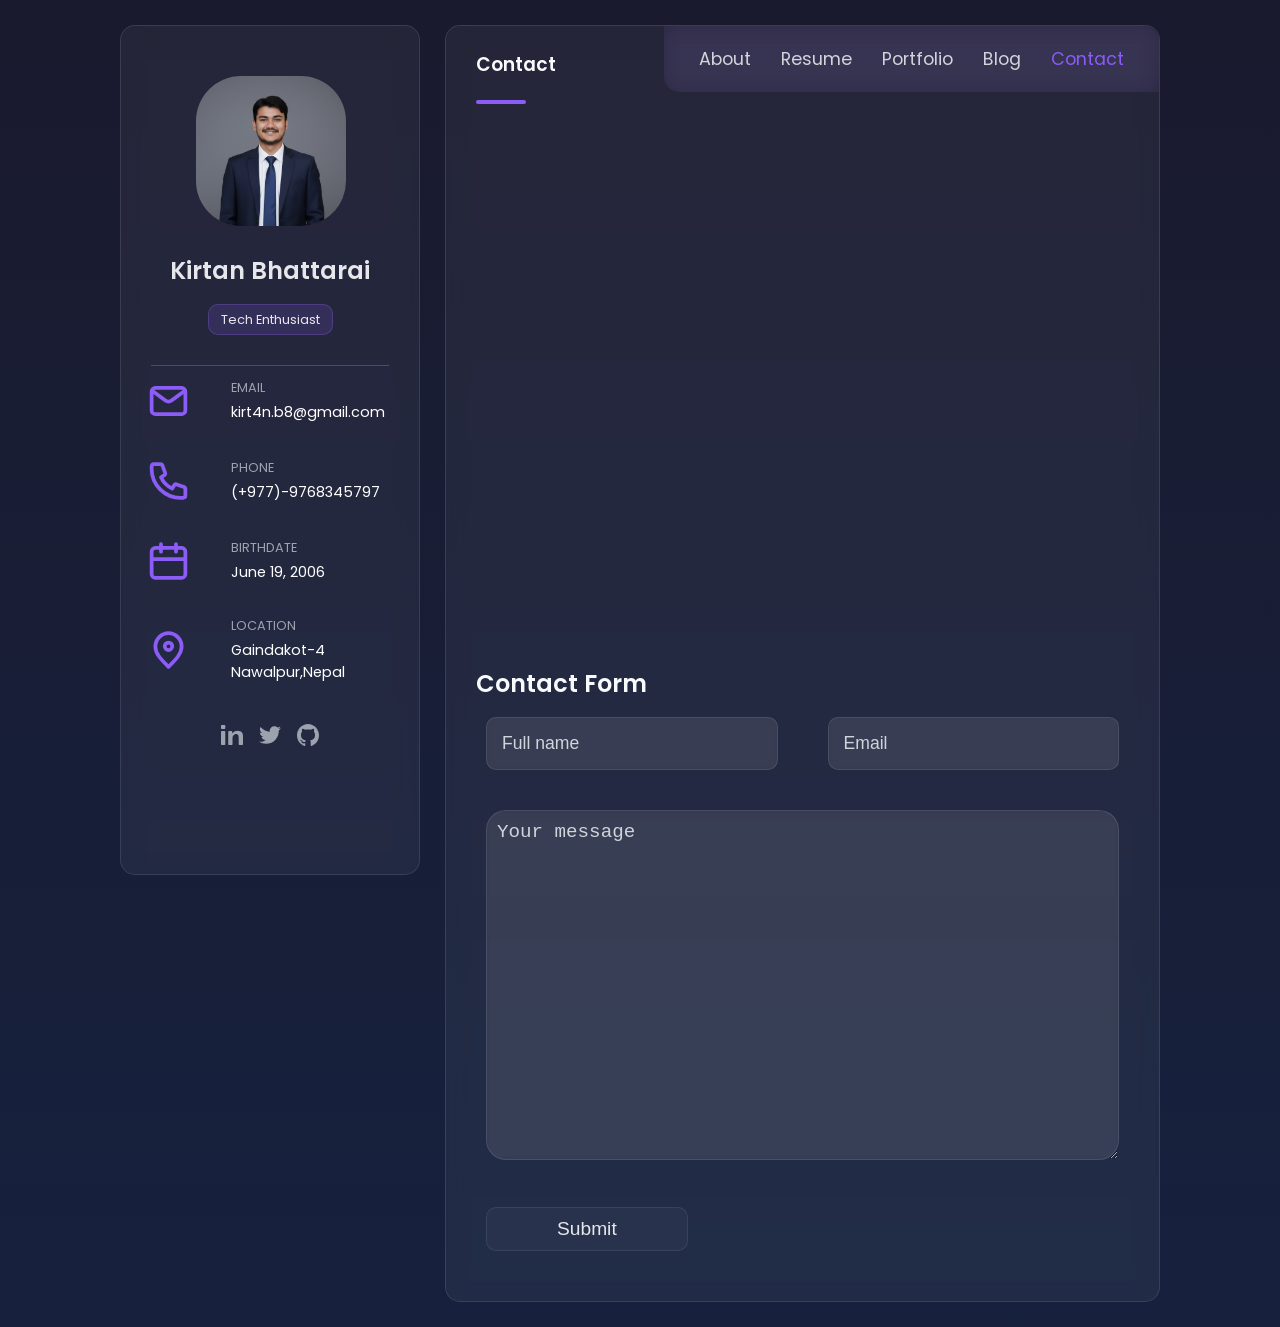
<file: contact.html>
<!DOCTYPE html>
<html lang="en">

<head>
    <meta charset="UTF-8">
    <meta name="viewport" content="width=device-width, initial-scale=1.0">
    <title>My Portfolio - Contact</title>
    <link rel="stylesheet" href="css/style.css">
</head>

<body>
    <main>
        <article class="info-card">
            <section class="normal-info">
                <figure>
                    <img src="img/profile.png" alt="profile-picutre">

                    <figcaption>
                        <p class="profile-name">Kirtan Bhattarai</p>
                        <p class="profile-description">Tech Enthusiast</p>
                    </figcaption>
                </figure>
            </section>

            <hr>
            <section class="social-info">

                <a href="mailto:kirt4n.b8@gmail.com" class="social">
                    <svg viewBox="0 0 24 24" fill="none" xmlns="http://www.w3.org/2000/svg" stroke="#8B5CF6">
                        <g id="SVGRepo_bgCarrier" stroke-width="0"></g>
                        <g id="SVGRepo_tracerCarrier" stroke-linecap="round" stroke-linejoin="round"></g>
                        <g id="SVGRepo_iconCarrier">
                            <path d="M4 7.00005L10.2 11.65C11.2667 12.45 12.7333 12.45 13.8 11.65L20 7" stroke="#8B5CF6"
                                stroke-width="2" stroke-linecap="round" stroke-linejoin="round"></path>
                            <rect x="3" y="5" width="18" height="14" rx="2" stroke="#8B5CF6" stroke-width="2"
                                stroke-linecap="round"></rect>
                        </g>
                    </svg>
                    <section class="social-data">
                        <p class="label">Email</p>
                        <p class="description">kirt4n.b8@gmail.com</p>
                    </section>
                </a>

                <a href="tel:+9779768345797" class="social">
                    <svg viewBox="0 0 24 24" fill="none" xmlns="http://www.w3.org/2000/svg">
                        <g id="SVGRepo_bgCarrier" stroke-width="0"></g>
                        <g id="SVGRepo_tracerCarrier" stroke-linecap="round" stroke-linejoin="round"></g>
                        <g id="SVGRepo_iconCarrier">
                            <path
                                d="M3 5.5C3 14.0604 9.93959 21 18.5 21C18.8862 21 19.2691 20.9859 19.6483 20.9581C20.0834 20.9262 20.3009 20.9103 20.499 20.7963C20.663 20.7019 20.8185 20.5345 20.9007 20.364C21 20.1582 21 19.9181 21 19.438V16.6207C21 16.2169 21 16.015 20.9335 15.842C20.8749 15.6891 20.7795 15.553 20.6559 15.4456C20.516 15.324 20.3262 15.255 19.9468 15.117L16.74 13.9509C16.2985 13.7904 16.0777 13.7101 15.8683 13.7237C15.6836 13.7357 15.5059 13.7988 15.3549 13.9058C15.1837 14.0271 15.0629 14.2285 14.8212 14.6314L14 16C11.3501 14.7999 9.2019 12.6489 8 10L9.36863 9.17882C9.77145 8.93713 9.97286 8.81628 10.0942 8.64506C10.2012 8.49408 10.2643 8.31637 10.2763 8.1317C10.2899 7.92227 10.2096 7.70153 10.0491 7.26005L8.88299 4.05321C8.745 3.67376 8.67601 3.48403 8.55442 3.3441C8.44701 3.22049 8.31089 3.12515 8.15802 3.06645C7.98496 3 7.78308 3 7.37932 3H4.56201C4.08188 3 3.84181 3 3.63598 3.09925C3.4655 3.18146 3.29814 3.33701 3.2037 3.50103C3.08968 3.69907 3.07375 3.91662 3.04189 4.35173C3.01413 4.73086 3 5.11378 3 5.5Z"
                                stroke="#8B5CF6" stroke-width="2" stroke-linecap="round" stroke-linejoin="round">
                            </path>
                        </g>
                    </svg>
                    <section class="social-data">
                        <p class="label">Phone</p>
                        <p class="description">(+977)-9768345797</p>
                    </section>
                </a>

                <div class="social">
                    <svg fill="#8B5CF6" viewBox="0 0 24 24" xmlns="http://www.w3.org/2000/svg">
                        <g id="SVGRepo_bgCarrier" stroke-width="0"></g>
                        <g id="SVGRepo_tracerCarrier" stroke-linecap="round" stroke-linejoin="round"></g>
                        <g id="SVGRepo_iconCarrier">
                            <path
                                d="M19,4H17V3a1,1,0,0,0-2,0V4H9V3A1,1,0,0,0,7,3V4H5A3,3,0,0,0,2,7V19a3,3,0,0,0,3,3H19a3,3,0,0,0,3-3V7A3,3,0,0,0,19,4Zm1,15a1,1,0,0,1-1,1H5a1,1,0,0,1-1-1V12H20Zm0-9H4V7A1,1,0,0,1,5,6H7V7A1,1,0,0,0,9,7V6h6V7a1,1,0,0,0,2,0V6h2a1,1,0,0,1,1,1Z">
                            </path>
                        </g>
                    </svg>
                    <section class="social-data">
                        <p class="label">Birthdate</p>
                        <p class="description">June 19, 2006</p>
                    </section>
                </div>

                <a href="https://maps.google.com/maps?q=Gaindakot-4,Nawalpur,Nepal" target="_blank" class="social">
                    <svg viewBox="0 0 24 24" fill="none" xmlns="http://www.w3.org/2000/svg">
                        <g id="SVGRepo_bgCarrier" stroke-width="0"></g>
                        <g id="SVGRepo_tracerCarrier" stroke-linecap="round" stroke-linejoin="round"></g>
                        <g id="SVGRepo_iconCarrier">
                            <path
                                d="M12 21C15.5 17.4 19 14.1764 19 10.2C19 6.22355 15.866 3 12 3C8.13401 3 5 6.22355 5 10.2C5 14.1764 8.5 17.4 12 21Z"
                                stroke="#8B5CF6" stroke-width="2" stroke-linecap="round" stroke-linejoin="round"></path>
                            <path
                                d="M12 12C13.1046 12 14 11.1046 14 10C14 8.89543 13.1046 8 12 8C10.8954 8 10 8.89543 10 10C10 11.1046 10.8954 12 12 12Z"
                                stroke="#8B5CF6" stroke-width="2" stroke-linecap="round" stroke-linejoin="round"></path>
                        </g>
                    </svg>
                    <section class="social-data">
                        <p class="label">Location</p>
                        <p class="description">Gaindakot-4 <br>Nawalpur,Nepal</p>
                    </section>
                </a>
            </section>

            <section class="social-handles">
                <a href="https://www.linkedin.com/in/kirtan-bhattarai-733a17370" target="_blank"><svg fill="#9CA3AF"
                        version="1.1" id="Capa_1" xmlns="http://www.w3.org/2000/svg"
                        xmlns:xlink="http://www.w3.org/1999/xlink" viewBox="0 0 552.77 552.77" xml:space="preserve">
                        <g id="SVGRepo_bgCarrier" stroke-width="0"></g>
                        <g id="SVGRepo_tracerCarrier" stroke-linecap="round" stroke-linejoin="round"></g>
                        <g id="SVGRepo_iconCarrier">
                            <g>
                                <g>
                                    <path
                                        d="M17.95,528.854h71.861c9.914,0,17.95-8.037,17.95-17.951V196.8c0-9.915-8.036-17.95-17.95-17.95H17.95 C8.035,178.85,0,186.885,0,196.8v314.103C0,520.816,8.035,528.854,17.95,528.854z">
                                    </path>
                                    <path
                                        d="M17.95,123.629h71.861c9.914,0,17.95-8.036,17.95-17.95V41.866c0-9.914-8.036-17.95-17.95-17.95H17.95 C8.035,23.916,0,31.952,0,41.866v63.813C0,115.593,8.035,123.629,17.95,123.629z">
                                    </path>
                                    <path
                                        d="M525.732,215.282c-10.098-13.292-24.988-24.223-44.676-32.791c-19.688-8.562-41.42-12.846-65.197-12.846 c-48.268,0-89.168,18.421-122.699,55.27c-6.672,7.332-11.523,5.729-11.523-4.186V196.8c0-9.915-8.037-17.95-17.951-17.95h-64.192 c-9.915,0-17.95,8.035-17.95,17.95v314.103c0,9.914,8.036,17.951,17.95,17.951h71.861c9.915,0,17.95-8.037,17.95-17.951V401.666 c0-45.508,2.748-76.701,8.244-93.574c5.494-16.873,15.66-30.422,30.488-40.649c14.83-10.227,31.574-15.343,50.24-15.343 c14.572,0,27.037,3.58,37.393,10.741c10.355,7.16,17.834,17.19,22.436,30.104c4.604,12.912,6.904,41.354,6.904,85.33v132.627 c0,9.914,8.035,17.951,17.949,17.951h71.861c9.914,0,17.949-8.037,17.949-17.951V333.02c0-31.445-1.982-55.607-5.941-72.48 S535.836,228.581,525.732,215.282z">
                                    </path>
                                </g>
                            </g>
                        </g>
                    </svg></a>

                <a href="https://x.com/ThisisKirtan" target="_blank"><svg fill="#9CA3AF" viewBox="0 -2 20 20"
                        version="1.1" xmlns="http://www.w3.org/2000/svg" xmlns:xlink="http://www.w3.org/1999/xlink"
                        fill="#000000" stroke="#000000">
                        <g id="SVGRepo_bgCarrier" stroke-width="0"></g>
                        <g id="SVGRepo_tracerCarrier" stroke-linecap="round" stroke-linejoin="round"></g>
                        <g id="SVGRepo_iconCarrier">
                            <title>twitter [#154]</title>
                            <desc>Created with Sketch.</desc>
                            <defs> </defs>
                            <g id="Page-1" stroke="none" stroke-width="1" fill="none" fill-rule="evenodd">
                                <g id="Dribbble-Light-Preview" transform="translate(-60.000000, -7521.000000)"
                                    fill="#9CA3AF">
                                    <g id="icons" transform="translate(56.000000, 160.000000)">
                                        <path
                                            d="M10.29,7377 C17.837,7377 21.965,7370.84365 21.965,7365.50546 C21.965,7365.33021 21.965,7365.15595 21.953,7364.98267 C22.756,7364.41163 23.449,7363.70276 24,7362.8915 C23.252,7363.21837 22.457,7363.433 21.644,7363.52751 C22.5,7363.02244 23.141,7362.2289 23.448,7361.2926 C22.642,7361.76321 21.761,7362.095 20.842,7362.27321 C19.288,7360.64674 16.689,7360.56798 15.036,7362.09796 C13.971,7363.08447 13.518,7364.55538 13.849,7365.95835 C10.55,7365.79492 7.476,7364.261 5.392,7361.73762 C4.303,7363.58363 4.86,7365.94457 6.663,7367.12996 C6.01,7367.11125 5.371,7366.93797 4.8,7366.62489 L4.8,7366.67608 C4.801,7368.5989 6.178,7370.2549 8.092,7370.63591 C7.488,7370.79836 6.854,7370.82199 6.24,7370.70483 C6.777,7372.35099 8.318,7373.47829 10.073,7373.51078 C8.62,7374.63513 6.825,7375.24554 4.977,7375.24358 C4.651,7375.24259 4.325,7375.22388 4,7375.18549 C5.877,7376.37088 8.06,7377 10.29,7376.99705"
                                            id="twitter-[#154]"> </path>
                                    </g>
                                </g>
                            </g>
                        </g>
                    </svg></a>

                <a href="https://github.com/kirtanb-05" target="_blank"><svg viewBox="0 0 20 20" version="1.1"
                        xmlns="http://www.w3.org/2000/svg" xmlns:xlink="http://www.w3.org/1999/xlink" fill="#000000">
                        <g id="SVGRepo_bgCarrier" stroke-width="0"></g>
                        <g id="SVGRepo_tracerCarrier" stroke-linecap="round" stroke-linejoin="round"></g>
                        <g id="SVGRepo_iconCarrier">
                            <title>github [#142]</title>
                            <desc>Created with Sketch.</desc>
                            <defs> </defs>
                            <g id="Page-1" stroke="none" stroke-width="1" fill="none" fill-rule="evenodd">
                                <g id="Dribbble-Light-Preview" transform="translate(-140.000000, -7559.000000)"
                                    fill="#9CA3AF">
                                    <g id="icons" transform="translate(56.000000, 160.000000)">
                                        <path
                                            d="M94,7399 C99.523,7399 104,7403.59 104,7409.253 C104,7413.782 101.138,7417.624 97.167,7418.981 C96.66,7419.082 96.48,7418.762 96.48,7418.489 C96.48,7418.151 96.492,7417.047 96.492,7415.675 C96.492,7414.719 96.172,7414.095 95.813,7413.777 C98.04,7413.523 100.38,7412.656 100.38,7408.718 C100.38,7407.598 99.992,7406.684 99.35,7405.966 C99.454,7405.707 99.797,7404.664 99.252,7403.252 C99.252,7403.252 98.414,7402.977 96.505,7404.303 C95.706,7404.076 94.85,7403.962 94,7403.958 C93.15,7403.962 92.295,7404.076 91.497,7404.303 C89.586,7402.977 88.746,7403.252 88.746,7403.252 C88.203,7404.664 88.546,7405.707 88.649,7405.966 C88.01,7406.684 87.619,7407.598 87.619,7408.718 C87.619,7412.646 89.954,7413.526 92.175,7413.785 C91.889,7414.041 91.63,7414.493 91.54,7415.156 C90.97,7415.418 89.522,7415.871 88.63,7414.304 C88.63,7414.304 88.101,7413.319 87.097,7413.247 C87.097,7413.247 86.122,7413.234 87.029,7413.87 C87.029,7413.87 87.684,7414.185 88.139,7415.37 C88.139,7415.37 88.726,7417.2 91.508,7416.58 C91.513,7417.437 91.522,7418.245 91.522,7418.489 C91.522,7418.76 91.338,7419.077 90.839,7418.982 C86.865,7417.627 84,7413.783 84,7409.253 C84,7403.59 88.478,7399 94,7399"
                                            id="github-[#142]"> </path>
                                    </g>
                                </g>
                            </g>
                        </g>
                    </svg></a>
            </section>

        </article>

        <article class="actual-card">
            <section class="header">
                <h1>Contact</h1>
                <nav class="navbar">
                    <ul class="navlinks">
                        <li><a href="index.html">About</a></li>
                        <li><a href="resume.html">Resume</a></li>
                        <li><a href="portfolio.html">Portfolio</a></li>
                        <li><a href="blog.html">Blog</a></li>
                        <li><a href="contact.html" class="navlink active">Contact</a></li>
                    </ul>
                </nav>
            </section>

            <hr>

            <section class="body">
                <section class="map-embedded">
                    <iframe
                        src="https://www.google.com/maps/embed?pb=!1m18!1m12!1m3!1d226036.60526901088!2d84.17406176326205!3d27.72278293869284!2m3!1f0!2f0!3f0!3m2!1i1024!2i768!4f13.1!3m3!1m2!1s0x3994fb6f10ab0081%3A0x11b6475201e5a810!2sGaindakot!5e0!3m2!1sen!2snp!4v1758343392088!5m2!1sen!2snp"
                        width="600" height="450" style="border:0;" allowfullscreen="" loading="lazy"
                        referrerpolicy="no-referrer-when-downgrade"></iframe>
                </section>

                <section class="contact-form">
                    <h2>Contact Form</h2>

                    <section class="actual-form">
                        <form action="https://httpbin.org/post" method="post" autocomplete="off">

                            <section class="upper">
                                <input type="text" name="fullname" placeholder="Full name" required>
                                <input type="email" name="email" placeholder="Email" required>
                            </section>

                            <section class="lower">
                                <textarea name="message" id="message" placeholder="Your message" required></textarea>
                                <section class="button-group">
                                    <button type="submit" formmethod="post">Submit</button>
                                </section>
                            </section>
                        </form>
                    </section>

                </section>
            </section>
        </article>
</body>


</html>
</file>
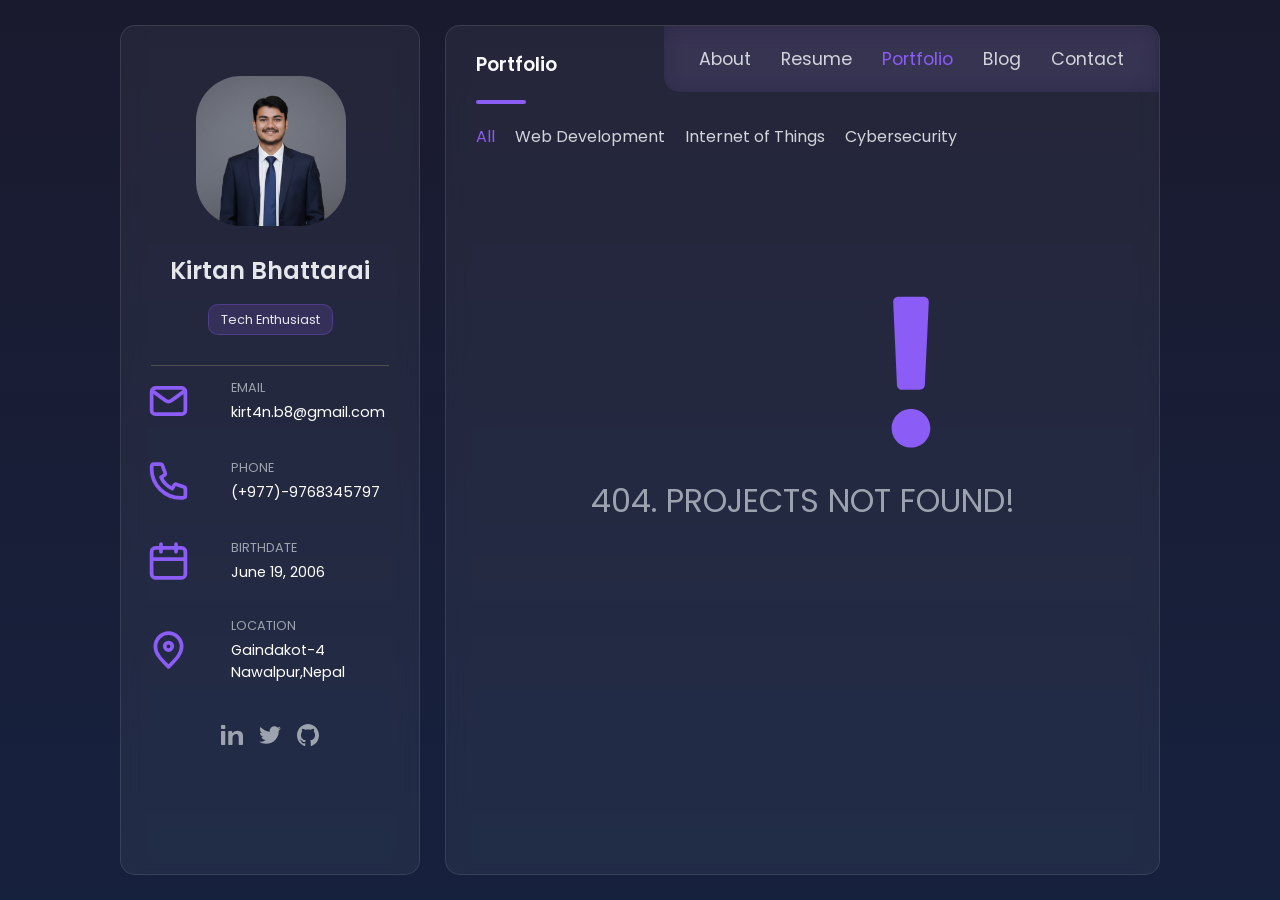
<file: portfolio.html>
<!DOCTYPE html>
<html lang="en">

<head>
    <meta charset="UTF-8">
    <meta name="viewport" content="width=device-width, initial-scale=1.0">
    <title>My Portfoio - Portfolio</title>
    <link rel="stylesheet" href="css/style.css">
</head>

<body>
    <main>
        <article class="info-card">
            <section class="normal-info">
                <figure>
                    <img src="img/profile.png" alt="profile-picutre">

                    <figcaption>
                        <p class="profile-name">Kirtan Bhattarai</p>
                        <p class="profile-description">Tech Enthusiast</p>
                    </figcaption>
                </figure>
            </section>

            <hr>
            <section class="social-info">

                <a href="mailto:kirt4n.b8@gmail.com" class="social">
                    <svg viewBox="0 0 24 24" fill="none" xmlns="http://www.w3.org/2000/svg" stroke="#8B5CF6">
                        <g id="SVGRepo_bgCarrier" stroke-width="0"></g>
                        <g id="SVGRepo_tracerCarrier" stroke-linecap="round" stroke-linejoin="round"></g>
                        <g id="SVGRepo_iconCarrier">
                            <path d="M4 7.00005L10.2 11.65C11.2667 12.45 12.7333 12.45 13.8 11.65L20 7" stroke="#8B5CF6"
                                stroke-width="2" stroke-linecap="round" stroke-linejoin="round"></path>
                            <rect x="3" y="5" width="18" height="14" rx="2" stroke="#8B5CF6" stroke-width="2"
                                stroke-linecap="round"></rect>
                        </g>
                    </svg>
                    <section class="social-data">
                        <p class="label">Email</p>
                        <p class="description">kirt4n.b8@gmail.com</p>
                    </section>
                </a>


                <a href="tel:+9779768345797" class="social">
                    <svg viewBox="0 0 24 24" fill="none" xmlns="http://www.w3.org/2000/svg">
                        <g id="SVGRepo_bgCarrier" stroke-width="0"></g>
                        <g id="SVGRepo_tracerCarrier" stroke-linecap="round" stroke-linejoin="round"></g>
                        <g id="SVGRepo_iconCarrier">
                            <path
                                d="M3 5.5C3 14.0604 9.93959 21 18.5 21C18.8862 21 19.2691 20.9859 19.6483 20.9581C20.0834 20.9262 20.3009 20.9103 20.499 20.7963C20.663 20.7019 20.8185 20.5345 20.9007 20.364C21 20.1582 21 19.9181 21 19.438V16.6207C21 16.2169 21 16.015 20.9335 15.842C20.8749 15.6891 20.7795 15.553 20.6559 15.4456C20.516 15.324 20.3262 15.255 19.9468 15.117L16.74 13.9509C16.2985 13.7904 16.0777 13.7101 15.8683 13.7237C15.6836 13.7357 15.5059 13.7988 15.3549 13.9058C15.1837 14.0271 15.0629 14.2285 14.8212 14.6314L14 16C11.3501 14.7999 9.2019 12.6489 8 10L9.36863 9.17882C9.77145 8.93713 9.97286 8.81628 10.0942 8.64506C10.2012 8.49408 10.2643 8.31637 10.2763 8.1317C10.2899 7.92227 10.2096 7.70153 10.0491 7.26005L8.88299 4.05321C8.745 3.67376 8.67601 3.48403 8.55442 3.3441C8.44701 3.22049 8.31089 3.12515 8.15802 3.06645C7.98496 3 7.78308 3 7.37932 3H4.56201C4.08188 3 3.84181 3 3.63598 3.09925C3.4655 3.18146 3.29814 3.33701 3.2037 3.50103C3.08968 3.69907 3.07375 3.91662 3.04189 4.35173C3.01413 4.73086 3 5.11378 3 5.5Z"
                                stroke="#8B5CF6" stroke-width="2" stroke-linecap="round" stroke-linejoin="round">
                            </path>
                        </g>
                    </svg>
                    <section class="social-data">
                        <p class="label">Phone</p>
                        <p class="description">(+977)-9768345797</p>
                    </section>
                </a>


                <div class="social">
                    <svg fill="#8B5CF6" viewBox="0 0 24 24" xmlns="http://www.w3.org/2000/svg">
                        <g id="SVGRepo_bgCarrier" stroke-width="0"></g>
                        <g id="SVGRepo_tracerCarrier" stroke-linecap="round" stroke-linejoin="round"></g>
                        <g id="SVGRepo_iconCarrier">
                            <path
                                d="M19,4H17V3a1,1,0,0,0-2,0V4H9V3A1,1,0,0,0,7,3V4H5A3,3,0,0,0,2,7V19a3,3,0,0,0,3,3H19a3,3,0,0,0,3-3V7A3,3,0,0,0,19,4Zm1,15a1,1,0,0,1-1,1H5a1,1,0,0,1-1-1V12H20Zm0-9H4V7A1,1,0,0,1,5,6H7V7A1,1,0,0,0,9,7V6h6V7a1,1,0,0,0,2,0V6h2a1,1,0,0,1,1,1Z">
                            </path>
                        </g>
                    </svg>
                    <section class="social-data">
                        <p class="label">Birthdate</p>
                        <p class="description">June 19, 2006</p>
                    </section>
                </div>

                <a href="https://maps.google.com/maps?q=Gaindakot-4,Nawalpur,Nepal" target="_blank" class="social">
                    <svg viewBox="0 0 24 24" fill="none" xmlns="http://www.w3.org/2000/svg">
                        <g id="SVGRepo_bgCarrier" stroke-width="0"></g>
                        <g id="SVGRepo_tracerCarrier" stroke-linecap="round" stroke-linejoin="round"></g>
                        <g id="SVGRepo_iconCarrier">
                            <path
                                d="M12 21C15.5 17.4 19 14.1764 19 10.2C19 6.22355 15.866 3 12 3C8.13401 3 5 6.22355 5 10.2C5 14.1764 8.5 17.4 12 21Z"
                                stroke="#8B5CF6" stroke-width="2" stroke-linecap="round" stroke-linejoin="round"></path>
                            <path
                                d="M12 12C13.1046 12 14 11.1046 14 10C14 8.89543 13.1046 8 12 8C10.8954 8 10 8.89543 10 10C10 11.1046 10.8954 12 12 12Z"
                                stroke="#8B5CF6" stroke-width="2" stroke-linecap="round" stroke-linejoin="round"></path>
                        </g>
                    </svg>
                    <section class="social-data">
                        <p class="label">Location</p>
                        <p class="description">Gaindakot-4 <br>Nawalpur,Nepal</p>
                    </section>
                </a>
            </section>

            <section class="social-handles">
                <a href="https://www.linkedin.com/in/kirtan-bhattarai-733a17370" target="_blank"><svg fill="#9CA3AF"
                        version="1.1" id="Capa_1" xmlns="http://www.w3.org/2000/svg"
                        xmlns:xlink="http://www.w3.org/1999/xlink" viewBox="0 0 552.77 552.77" xml:space="preserve">
                        <g id="SVGRepo_bgCarrier" stroke-width="0"></g>
                        <g id="SVGRepo_tracerCarrier" stroke-linecap="round" stroke-linejoin="round"></g>
                        <g id="SVGRepo_iconCarrier">
                            <g>
                                <g>
                                    <path
                                        d="M17.95,528.854h71.861c9.914,0,17.95-8.037,17.95-17.951V196.8c0-9.915-8.036-17.95-17.95-17.95H17.95 C8.035,178.85,0,186.885,0,196.8v314.103C0,520.816,8.035,528.854,17.95,528.854z">
                                    </path>
                                    <path
                                        d="M17.95,123.629h71.861c9.914,0,17.95-8.036,17.95-17.95V41.866c0-9.914-8.036-17.95-17.95-17.95H17.95 C8.035,23.916,0,31.952,0,41.866v63.813C0,115.593,8.035,123.629,17.95,123.629z">
                                    </path>
                                    <path
                                        d="M525.732,215.282c-10.098-13.292-24.988-24.223-44.676-32.791c-19.688-8.562-41.42-12.846-65.197-12.846 c-48.268,0-89.168,18.421-122.699,55.27c-6.672,7.332-11.523,5.729-11.523-4.186V196.8c0-9.915-8.037-17.95-17.951-17.95h-64.192 c-9.915,0-17.95,8.035-17.95,17.95v314.103c0,9.914,8.036,17.951,17.95,17.951h71.861c9.915,0,17.95-8.037,17.95-17.951V401.666 c0-45.508,2.748-76.701,8.244-93.574c5.494-16.873,15.66-30.422,30.488-40.649c14.83-10.227,31.574-15.343,50.24-15.343 c14.572,0,27.037,3.58,37.393,10.741c10.355,7.16,17.834,17.19,22.436,30.104c4.604,12.912,6.904,41.354,6.904,85.33v132.627 c0,9.914,8.035,17.951,17.949,17.951h71.861c9.914,0,17.949-8.037,17.949-17.951V333.02c0-31.445-1.982-55.607-5.941-72.48 S535.836,228.581,525.732,215.282z">
                                    </path>
                                </g>
                            </g>
                        </g>
                    </svg></a>

                <a href="https://x.com/ThisisKirtan" target="_blank"><svg fill="#9CA3AF" viewBox="0 -2 20 20"
                        version="1.1" xmlns="http://www.w3.org/2000/svg" xmlns:xlink="http://www.w3.org/1999/xlink"
                        fill="#000000" stroke="#000000">
                        <g id="SVGRepo_bgCarrier" stroke-width="0"></g>
                        <g id="SVGRepo_tracerCarrier" stroke-linecap="round" stroke-linejoin="round"></g>
                        <g id="SVGRepo_iconCarrier">
                            <title>twitter [#154]</title>
                            <desc>Created with Sketch.</desc>
                            <defs> </defs>
                            <g id="Page-1" stroke="none" stroke-width="1" fill="none" fill-rule="evenodd">
                                <g id="Dribbble-Light-Preview" transform="translate(-60.000000, -7521.000000)"
                                    fill="#9CA3AF">
                                    <g id="icons" transform="translate(56.000000, 160.000000)">
                                        <path
                                            d="M10.29,7377 C17.837,7377 21.965,7370.84365 21.965,7365.50546 C21.965,7365.33021 21.965,7365.15595 21.953,7364.98267 C22.756,7364.41163 23.449,7363.70276 24,7362.8915 C23.252,7363.21837 22.457,7363.433 21.644,7363.52751 C22.5,7363.02244 23.141,7362.2289 23.448,7361.2926 C22.642,7361.76321 21.761,7362.095 20.842,7362.27321 C19.288,7360.64674 16.689,7360.56798 15.036,7362.09796 C13.971,7363.08447 13.518,7364.55538 13.849,7365.95835 C10.55,7365.79492 7.476,7364.261 5.392,7361.73762 C4.303,7363.58363 4.86,7365.94457 6.663,7367.12996 C6.01,7367.11125 5.371,7366.93797 4.8,7366.62489 L4.8,7366.67608 C4.801,7368.5989 6.178,7370.2549 8.092,7370.63591 C7.488,7370.79836 6.854,7370.82199 6.24,7370.70483 C6.777,7372.35099 8.318,7373.47829 10.073,7373.51078 C8.62,7374.63513 6.825,7375.24554 4.977,7375.24358 C4.651,7375.24259 4.325,7375.22388 4,7375.18549 C5.877,7376.37088 8.06,7377 10.29,7376.99705"
                                            id="twitter-[#154]"> </path>
                                    </g>
                                </g>
                            </g>
                        </g>
                    </svg></a>

                <a href="https://github.com/kirtanb-05" target="_blank"><svg viewBox="0 0 20 20" version="1.1"
                        xmlns="http://www.w3.org/2000/svg" xmlns:xlink="http://www.w3.org/1999/xlink" fill="#000000">
                        <g id="SVGRepo_bgCarrier" stroke-width="0"></g>
                        <g id="SVGRepo_tracerCarrier" stroke-linecap="round" stroke-linejoin="round"></g>
                        <g id="SVGRepo_iconCarrier">
                            <title>github [#142]</title>
                            <desc>Created with Sketch.</desc>
                            <defs> </defs>
                            <g id="Page-1" stroke="none" stroke-width="1" fill="none" fill-rule="evenodd">
                                <g id="Dribbble-Light-Preview" transform="translate(-140.000000, -7559.000000)"
                                    fill="#9CA3AF">
                                    <g id="icons" transform="translate(56.000000, 160.000000)">
                                        <path
                                            d="M94,7399 C99.523,7399 104,7403.59 104,7409.253 C104,7413.782 101.138,7417.624 97.167,7418.981 C96.66,7419.082 96.48,7418.762 96.48,7418.489 C96.48,7418.151 96.492,7417.047 96.492,7415.675 C96.492,7414.719 96.172,7414.095 95.813,7413.777 C98.04,7413.523 100.38,7412.656 100.38,7408.718 C100.38,7407.598 99.992,7406.684 99.35,7405.966 C99.454,7405.707 99.797,7404.664 99.252,7403.252 C99.252,7403.252 98.414,7402.977 96.505,7404.303 C95.706,7404.076 94.85,7403.962 94,7403.958 C93.15,7403.962 92.295,7404.076 91.497,7404.303 C89.586,7402.977 88.746,7403.252 88.746,7403.252 C88.203,7404.664 88.546,7405.707 88.649,7405.966 C88.01,7406.684 87.619,7407.598 87.619,7408.718 C87.619,7412.646 89.954,7413.526 92.175,7413.785 C91.889,7414.041 91.63,7414.493 91.54,7415.156 C90.97,7415.418 89.522,7415.871 88.63,7414.304 C88.63,7414.304 88.101,7413.319 87.097,7413.247 C87.097,7413.247 86.122,7413.234 87.029,7413.87 C87.029,7413.87 87.684,7414.185 88.139,7415.37 C88.139,7415.37 88.726,7417.2 91.508,7416.58 C91.513,7417.437 91.522,7418.245 91.522,7418.489 C91.522,7418.76 91.338,7419.077 90.839,7418.982 C86.865,7417.627 84,7413.783 84,7409.253 C84,7403.59 88.478,7399 94,7399"
                                            id="github-[#142]"> </path>
                                    </g>
                                </g>
                            </g>
                        </g>
                    </svg></a>
            </section>

        </article>

        <article class="actual-card">
            <section class="header">
                <h1>Portfolio</h1>
                <nav class="navbar">
                    <ul class="navlinks">
                        <li><a href="index.html">About</a></li>
                        <li><a href="resume.html">Resume</a></li>
                        <li><a href="portfolio.html" class="navlink active">Portfolio</a></li>
                        <li><a href="blog.html">Blog</a></li>
                        <li><a href="contact.html">Contact</a></li>
                    </ul>
                </nav>
            </section>
            <hr>

            <section class="body">
                <section class="body-header">
                    <nav>
                        <ul class="project-links">
                            <li><a href="#" class="active">All</a></li>
                            <li><a href="#">Web Development</a></li>
                            <li><a href="#">Internet of Things</a></li>
                            <li><a href="#">Cybersecurity</a></li>
                        </ul>
                    </nav>
                </section>

                <section class="body-projects">
                    <svg viewBox="0 0 512 512" xmlns="http://www.w3.org/2000/svg"
                        xmlns:xlink="http://www.w3.org/1999/xlink" aria-hidden="true" role="img"
                        class="iconify iconify--fxemoji" preserveAspectRatio="xMidYMid meet" fill="#000000">
                        <g id="SVGRepo_bgCarrier" stroke-width="0"></g>
                        <g id="SVGRepo_tracerCarrier" stroke-linecap="round" stroke-linejoin="round"></g>
                        <g id="SVGRepo_iconCarrier">
                            <path fill="#8B5CF6"
                                d="M305.486 405.211c0 27.191-21.752 49.486-49.486 49.486c-27.734 0-49.486-22.295-49.486-49.486c0-27.19 21.752-49.485 49.486-49.485c27.734 0 49.486 22.296 49.486 49.485zm-26.808-98.971h-45.873c-6.8 0-12.398-5.347-12.708-12.14l-9.711-212.197c-.332-7.247 5.454-13.303 12.708-13.303h65.781c7.266 0 13.056 6.075 12.707 13.332l-10.197 212.197c-.325 6.781-5.918 12.111-12.707 12.111z">
                            </path>
                        </g>
                    </svg>

                    <p>
                        404. Projects not found!
                    </p>
                </section>
            </section>

        </article>

</body>


</html>
</file>
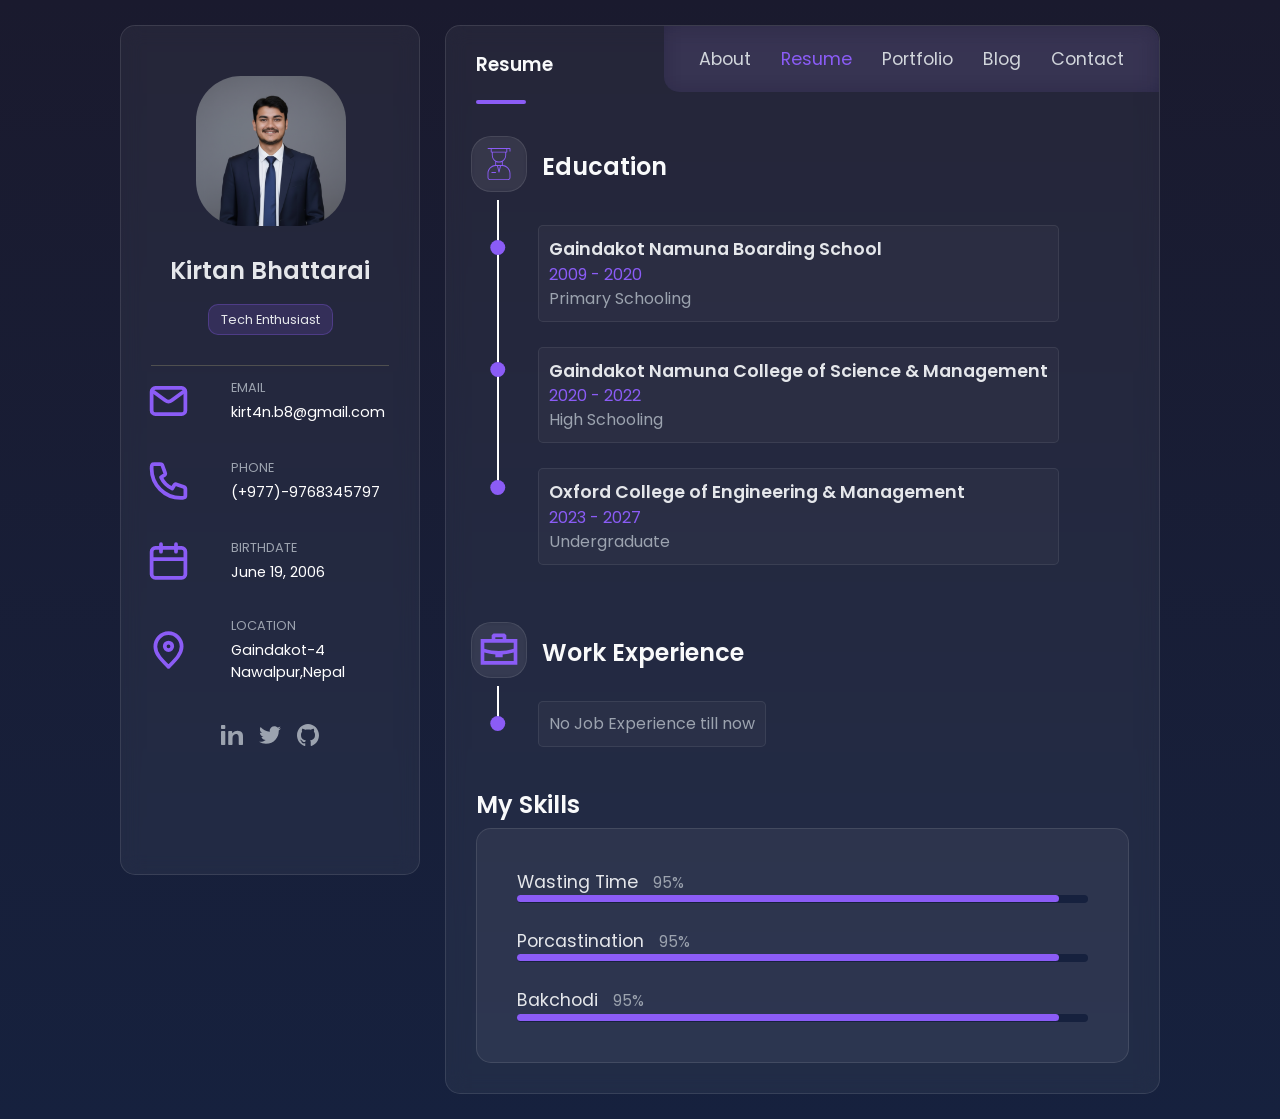
<file: resume.html>
<!DOCTYPE html>
<html lang="en">

<head>
    <meta charset="UTF-8">
    <meta name="viewport" content="width=device-width, initial-scale=1.0">
    <title>My Portfolio - Resume</title>
    <link rel="stylesheet" href="css/style.css">
</head>

<body>
    <main>
        <article class="info-card">
            <section class="normal-info">
                <figure>
                    <img src="img/profile.png" alt="profile-picutre">

                    <figcaption>
                        <p class="profile-name">Kirtan Bhattarai</p>
                        <p class="profile-description">Tech Enthusiast</p>
                    </figcaption>
                </figure>
            </section>

            <hr>
            <section class="social-info">

                <a href="mailto:kirt4n.b8@gmail.com" class="social">
                    <svg viewBox="0 0 24 24" fill="none" xmlns="http://www.w3.org/2000/svg" stroke="#8B5CF6">
                        <g id="SVGRepo_bgCarrier" stroke-width="0"></g>
                        <g id="SVGRepo_tracerCarrier" stroke-linecap="round" stroke-linejoin="round"></g>
                        <g id="SVGRepo_iconCarrier">
                            <path d="M4 7.00005L10.2 11.65C11.2667 12.45 12.7333 12.45 13.8 11.65L20 7" stroke="#8B5CF6"
                                stroke-width="2" stroke-linecap="round" stroke-linejoin="round"></path>
                            <rect x="3" y="5" width="18" height="14" rx="2" stroke="#8B5CF6" stroke-width="2"
                                stroke-linecap="round"></rect>
                        </g>
                    </svg>
                    <section class="social-data">
                        <p class="label">Email</p>
                        <p class="description">kirt4n.b8@gmail.com</p>
                    </section>
                </a>


                <a href="tel:+9779768345797" class="social">
                    <svg viewBox="0 0 24 24" fill="none" xmlns="http://www.w3.org/2000/svg">
                        <g id="SVGRepo_bgCarrier" stroke-width="0"></g>
                        <g id="SVGRepo_tracerCarrier" stroke-linecap="round" stroke-linejoin="round"></g>
                        <g id="SVGRepo_iconCarrier">
                            <path
                                d="M3 5.5C3 14.0604 9.93959 21 18.5 21C18.8862 21 19.2691 20.9859 19.6483 20.9581C20.0834 20.9262 20.3009 20.9103 20.499 20.7963C20.663 20.7019 20.8185 20.5345 20.9007 20.364C21 20.1582 21 19.9181 21 19.438V16.6207C21 16.2169 21 16.015 20.9335 15.842C20.8749 15.6891 20.7795 15.553 20.6559 15.4456C20.516 15.324 20.3262 15.255 19.9468 15.117L16.74 13.9509C16.2985 13.7904 16.0777 13.7101 15.8683 13.7237C15.6836 13.7357 15.5059 13.7988 15.3549 13.9058C15.1837 14.0271 15.0629 14.2285 14.8212 14.6314L14 16C11.3501 14.7999 9.2019 12.6489 8 10L9.36863 9.17882C9.77145 8.93713 9.97286 8.81628 10.0942 8.64506C10.2012 8.49408 10.2643 8.31637 10.2763 8.1317C10.2899 7.92227 10.2096 7.70153 10.0491 7.26005L8.88299 4.05321C8.745 3.67376 8.67601 3.48403 8.55442 3.3441C8.44701 3.22049 8.31089 3.12515 8.15802 3.06645C7.98496 3 7.78308 3 7.37932 3H4.56201C4.08188 3 3.84181 3 3.63598 3.09925C3.4655 3.18146 3.29814 3.33701 3.2037 3.50103C3.08968 3.69907 3.07375 3.91662 3.04189 4.35173C3.01413 4.73086 3 5.11378 3 5.5Z"
                                stroke="#8B5CF6" stroke-width="2" stroke-linecap="round" stroke-linejoin="round">
                            </path>
                        </g>
                    </svg>
                    <section class="social-data">
                        <p class="label">Phone</p>
                        <p class="description">(+977)-9768345797</p>
                    </section>
                </a>


                <div class="social">
                    <svg fill="#8B5CF6" viewBox="0 0 24 24" xmlns="http://www.w3.org/2000/svg">
                        <g id="SVGRepo_bgCarrier" stroke-width="0"></g>
                        <g id="SVGRepo_tracerCarrier" stroke-linecap="round" stroke-linejoin="round"></g>
                        <g id="SVGRepo_iconCarrier">
                            <path
                                d="M19,4H17V3a1,1,0,0,0-2,0V4H9V3A1,1,0,0,0,7,3V4H5A3,3,0,0,0,2,7V19a3,3,0,0,0,3,3H19a3,3,0,0,0,3-3V7A3,3,0,0,0,19,4Zm1,15a1,1,0,0,1-1,1H5a1,1,0,0,1-1-1V12H20Zm0-9H4V7A1,1,0,0,1,5,6H7V7A1,1,0,0,0,9,7V6h6V7a1,1,0,0,0,2,0V6h2a1,1,0,0,1,1,1Z">
                            </path>
                        </g>
                    </svg>
                    <section class="social-data">
                        <p class="label">Birthdate</p>
                        <p class="description">June 19, 2006</p>
                    </section>
                </div>

                <a href="https://maps.google.com/maps?q=Gaindakot-4,Nawalpur,Nepal" target="_blank" class="social">
                    <svg viewBox="0 0 24 24" fill="none" xmlns="http://www.w3.org/2000/svg">
                        <g id="SVGRepo_bgCarrier" stroke-width="0"></g>
                        <g id="SVGRepo_tracerCarrier" stroke-linecap="round" stroke-linejoin="round"></g>
                        <g id="SVGRepo_iconCarrier">
                            <path
                                d="M12 21C15.5 17.4 19 14.1764 19 10.2C19 6.22355 15.866 3 12 3C8.13401 3 5 6.22355 5 10.2C5 14.1764 8.5 17.4 12 21Z"
                                stroke="#8B5CF6" stroke-width="2" stroke-linecap="round" stroke-linejoin="round"></path>
                            <path
                                d="M12 12C13.1046 12 14 11.1046 14 10C14 8.89543 13.1046 8 12 8C10.8954 8 10 8.89543 10 10C10 11.1046 10.8954 12 12 12Z"
                                stroke="#8B5CF6" stroke-width="2" stroke-linecap="round" stroke-linejoin="round"></path>
                        </g>
                    </svg>
                    <section class="social-data">
                        <p class="label">Location</p>
                        <p class="description">Gaindakot-4 <br>Nawalpur,Nepal</p>
                    </section>
                </a>
            </section>

            <section class="social-handles">
                <a href="https://www.linkedin.com/in/kirtan-bhattarai-733a17370" target="_blank"><svg fill="#9CA3AF"
                        version="1.1" id="Capa_1" xmlns="http://www.w3.org/2000/svg"
                        xmlns:xlink="http://www.w3.org/1999/xlink" viewBox="0 0 552.77 552.77" xml:space="preserve">
                        <g id="SVGRepo_bgCarrier" stroke-width="0"></g>
                        <g id="SVGRepo_tracerCarrier" stroke-linecap="round" stroke-linejoin="round"></g>
                        <g id="SVGRepo_iconCarrier">
                            <g>
                                <g>
                                    <path
                                        d="M17.95,528.854h71.861c9.914,0,17.95-8.037,17.95-17.951V196.8c0-9.915-8.036-17.95-17.95-17.95H17.95 C8.035,178.85,0,186.885,0,196.8v314.103C0,520.816,8.035,528.854,17.95,528.854z">
                                    </path>
                                    <path
                                        d="M17.95,123.629h71.861c9.914,0,17.95-8.036,17.95-17.95V41.866c0-9.914-8.036-17.95-17.95-17.95H17.95 C8.035,23.916,0,31.952,0,41.866v63.813C0,115.593,8.035,123.629,17.95,123.629z">
                                    </path>
                                    <path
                                        d="M525.732,215.282c-10.098-13.292-24.988-24.223-44.676-32.791c-19.688-8.562-41.42-12.846-65.197-12.846 c-48.268,0-89.168,18.421-122.699,55.27c-6.672,7.332-11.523,5.729-11.523-4.186V196.8c0-9.915-8.037-17.95-17.951-17.95h-64.192 c-9.915,0-17.95,8.035-17.95,17.95v314.103c0,9.914,8.036,17.951,17.95,17.951h71.861c9.915,0,17.95-8.037,17.95-17.951V401.666 c0-45.508,2.748-76.701,8.244-93.574c5.494-16.873,15.66-30.422,30.488-40.649c14.83-10.227,31.574-15.343,50.24-15.343 c14.572,0,27.037,3.58,37.393,10.741c10.355,7.16,17.834,17.19,22.436,30.104c4.604,12.912,6.904,41.354,6.904,85.33v132.627 c0,9.914,8.035,17.951,17.949,17.951h71.861c9.914,0,17.949-8.037,17.949-17.951V333.02c0-31.445-1.982-55.607-5.941-72.48 S535.836,228.581,525.732,215.282z">
                                    </path>
                                </g>
                            </g>
                        </g>
                    </svg></a>

                <a href="https://x.com/ThisisKirtan" target="_blank"><svg fill="#9CA3AF" viewBox="0 -2 20 20"
                        version="1.1" xmlns="http://www.w3.org/2000/svg" xmlns:xlink="http://www.w3.org/1999/xlink"
                        fill="#000000" stroke="#000000">
                        <g id="SVGRepo_bgCarrier" stroke-width="0"></g>
                        <g id="SVGRepo_tracerCarrier" stroke-linecap="round" stroke-linejoin="round"></g>
                        <g id="SVGRepo_iconCarrier">
                            <title>twitter [#154]</title>
                            <desc>Created with Sketch.</desc>
                            <defs> </defs>
                            <g id="Page-1" stroke="none" stroke-width="1" fill="none" fill-rule="evenodd">
                                <g id="Dribbble-Light-Preview" transform="translate(-60.000000, -7521.000000)"
                                    fill="#9CA3AF">
                                    <g id="icons" transform="translate(56.000000, 160.000000)">
                                        <path
                                            d="M10.29,7377 C17.837,7377 21.965,7370.84365 21.965,7365.50546 C21.965,7365.33021 21.965,7365.15595 21.953,7364.98267 C22.756,7364.41163 23.449,7363.70276 24,7362.8915 C23.252,7363.21837 22.457,7363.433 21.644,7363.52751 C22.5,7363.02244 23.141,7362.2289 23.448,7361.2926 C22.642,7361.76321 21.761,7362.095 20.842,7362.27321 C19.288,7360.64674 16.689,7360.56798 15.036,7362.09796 C13.971,7363.08447 13.518,7364.55538 13.849,7365.95835 C10.55,7365.79492 7.476,7364.261 5.392,7361.73762 C4.303,7363.58363 4.86,7365.94457 6.663,7367.12996 C6.01,7367.11125 5.371,7366.93797 4.8,7366.62489 L4.8,7366.67608 C4.801,7368.5989 6.178,7370.2549 8.092,7370.63591 C7.488,7370.79836 6.854,7370.82199 6.24,7370.70483 C6.777,7372.35099 8.318,7373.47829 10.073,7373.51078 C8.62,7374.63513 6.825,7375.24554 4.977,7375.24358 C4.651,7375.24259 4.325,7375.22388 4,7375.18549 C5.877,7376.37088 8.06,7377 10.29,7376.99705"
                                            id="twitter-[#154]"> </path>
                                    </g>
                                </g>
                            </g>
                        </g>
                    </svg></a>

                <a href="https://github.com/kirtanb-05" target="_blank"><svg viewBox="0 0 20 20" version="1.1"
                        xmlns="http://www.w3.org/2000/svg" xmlns:xlink="http://www.w3.org/1999/xlink" fill="#000000">
                        <g id="SVGRepo_bgCarrier" stroke-width="0"></g>
                        <g id="SVGRepo_tracerCarrier" stroke-linecap="round" stroke-linejoin="round"></g>
                        <g id="SVGRepo_iconCarrier">
                            <title>github [#142]</title>
                            <desc>Created with Sketch.</desc>
                            <defs> </defs>
                            <g id="Page-1" stroke="none" stroke-width="1" fill="none" fill-rule="evenodd">
                                <g id="Dribbble-Light-Preview" transform="translate(-140.000000, -7559.000000)"
                                    fill="#9CA3AF">
                                    <g id="icons" transform="translate(56.000000, 160.000000)">
                                        <path
                                            d="M94,7399 C99.523,7399 104,7403.59 104,7409.253 C104,7413.782 101.138,7417.624 97.167,7418.981 C96.66,7419.082 96.48,7418.762 96.48,7418.489 C96.48,7418.151 96.492,7417.047 96.492,7415.675 C96.492,7414.719 96.172,7414.095 95.813,7413.777 C98.04,7413.523 100.38,7412.656 100.38,7408.718 C100.38,7407.598 99.992,7406.684 99.35,7405.966 C99.454,7405.707 99.797,7404.664 99.252,7403.252 C99.252,7403.252 98.414,7402.977 96.505,7404.303 C95.706,7404.076 94.85,7403.962 94,7403.958 C93.15,7403.962 92.295,7404.076 91.497,7404.303 C89.586,7402.977 88.746,7403.252 88.746,7403.252 C88.203,7404.664 88.546,7405.707 88.649,7405.966 C88.01,7406.684 87.619,7407.598 87.619,7408.718 C87.619,7412.646 89.954,7413.526 92.175,7413.785 C91.889,7414.041 91.63,7414.493 91.54,7415.156 C90.97,7415.418 89.522,7415.871 88.63,7414.304 C88.63,7414.304 88.101,7413.319 87.097,7413.247 C87.097,7413.247 86.122,7413.234 87.029,7413.87 C87.029,7413.87 87.684,7414.185 88.139,7415.37 C88.139,7415.37 88.726,7417.2 91.508,7416.58 C91.513,7417.437 91.522,7418.245 91.522,7418.489 C91.522,7418.76 91.338,7419.077 90.839,7418.982 C86.865,7417.627 84,7413.783 84,7409.253 C84,7403.59 88.478,7399 94,7399"
                                            id="github-[#142]"> </path>
                                    </g>
                                </g>
                            </g>
                        </g>
                    </svg></a>
            </section>

        </article>

        <article class="actual-card">
            <section class="header">
                <h1>Resume</h1>
                <nav class="navbar">
                    <ul class="navlinks">
                        <li><a href="index.html">About</a></li>
                        <li><a href="resume.html" class="navlink active">Resume</a></li>
                        <li><a href="portfolio.html">Portfolio</a></li>
                        <li><a href="blog.html">Blog</a></li>
                        <li><a href="contact.html">Contact</a></li>
                    </ul>
                </nav>
            </section>

            <hr>

            <section class="education-timeline">
                <section class="timeline-header">
                    <svg viewBox="0 0 48 48" id="Layer_1" version="1.1" xml:space="preserve"
                        xmlns="http://www.w3.org/2000/svg" xmlns:xlink="http://www.w3.org/1999/xlink" fill="#000000">
                        <g id="SVGRepo_bgCarrier" stroke-width="0"></g>
                        <g id="SVGRepo_tracerCarrier" stroke-linecap="round" stroke-linejoin="round"></g>
                        <g id="SVGRepo_iconCarrier">
                            <style type="text/css">
                                .st0 {
                                    fill: #8B5CF6;
                                }
                            </style>
                            <path class="st0"
                                d="M14.302,41.5h19.385c1.551,0,2.813-1.262,2.813-2.813V34.37c0-4.822-3.654-8.77-8.38-9.197v-3.964 c2.291-1.412,3.71-3.917,3.71-6.628V11.5h0.67c0.276,0,0.5-0.224,0.5-0.5V7.585h2.5v2.625c0,0.276,0.224,0.5,0.5,0.5 s0.5-0.224,0.5-0.5V7.085c0-0.276-0.224-0.5-0.5-0.5h-3.5h-17H12c-0.276,0-0.5,0.224-0.5,0.5s0.224,0.5,0.5,0.5h3V11 c0,0.276,0.224,0.5,0.5,0.5h0.67v3.08c0,2.711,1.418,5.217,3.7,6.629v3.965c-4.735,0.436-8.38,4.381-8.38,9.197v4.317 C11.49,40.238,12.751,41.5,14.302,41.5z M25.732,25.12h-3.464H20.87v-3.377c0.98,0.432,2.045,0.667,3.13,0.667 c1.081,0,2.143-0.235,3.12-0.667v3.377H25.732z M25.098,26.12L24,30.692l-1.098-4.572H25.098z M16,7.585h16V10.5h-0.67H16.67H16 V7.585z M17.17,14.58V11.5h13.66v3.08c0,2.454-1.324,4.724-3.46,5.927c-2.045,1.185-4.712,1.181-6.753-0.002 C18.491,19.302,17.17,17.032,17.17,14.58z M12.49,34.37c0-4.44,3.47-8.06,7.921-8.242c0.107-0.009,0.221-0.009,0.329-0.008h1.134 l1.64,6.83c0.054,0.225,0.255,0.383,0.486,0.383s0.432-0.159,0.486-0.383l1.64-6.83h1.124c0.111,0.002,0.223,0,0.35,0.009 c4.43,0.181,7.9,3.8,7.9,8.241v4.317c0,1-0.813,1.813-1.813,1.813H14.302c-1,0-1.813-0.813-1.813-1.813V34.37z">
                            </path>
                            <path class="st0"
                                d="M16.083,33.81h4.287c0.276,0,0.5-0.224,0.5-0.5s-0.224-0.5-0.5-0.5h-4.287c-0.276,0-0.5,0.224-0.5,0.5 S15.807,33.81,16.083,33.81z">
                            </path>
                        </g>
                    </svg>
                    <h2>Education</h2>
                </section>

                <section class="timeline-body">

                    <div class="timeline-line">
                        <div class="timeline-point"></div>
                        <div class="timeline-point"></div>
                        <div class="timeline-point"></div>
                    </div>

                    <div class="timeline-content">
                        <div class="timeline-conatiner">
                            <p class="timeline-title">Gaindakot Namuna Boarding School</p>
                            <p class="timeline-date">2009 - 2020</p>
                            <p class="timeline-description">Primary Schooling</p>
                        </div>


                        <div class="timeline-conatiner">
                            <p class="timeline-title">Gaindakot Namuna College of Science & Management</p>
                            <p class="timeline-date">2020 - 2022</p>
                            <p class="timeline-description">High Schooling</p>
                        </div>

                        <div class="timeline-conatiner">
                            <p class="timeline-title">Oxford College of Engineering & Management</p>
                            <p class="timeline-date">2023 - 2027</p>
                            <p class="timeline-description">Undergraduate</p>
                        </div>
                    </div>
                </section>

            </section>

            <section class="job-timeline">
                <section class="timeline-header">
                    <svg viewBox="0 0 512 512" version="1.1" xmlns="http://www.w3.org/2000/svg"
                        xmlns:xlink="http://www.w3.org/1999/xlink" fill="#000000">
                        <g id="SVGRepo_bgCarrier" stroke-width="0"></g>
                        <g id="SVGRepo_tracerCarrier" stroke-linecap="round" stroke-linejoin="round"></g>
                        <g id="SVGRepo_iconCarrier">
                            <title>work-case</title>
                            <g id="Page-1" stroke="none" stroke-width="1" fill="none" fill-rule="evenodd">
                                <g id="Combined-Shape" fill=" #8B5CF6" transform="translate(42.666667, 64.000000)">
                                    <path
                                        d="M277.333333,1.42108547e-14 L298.666667,21.3333333 L298.666,64 L426.666667,64 L426.666667,362.666667 L3.55271368e-14,362.666667 L3.55271368e-14,64 L128,64 L128,21.3333333 L149.333333,1.42108547e-14 L277.333333,1.42108547e-14 Z M42.6664912,220.935181 L42.6666667,320 L384,320 L384.000468,220.935097 C341.375319,233.130501 298.701692,240.759085 256.000479,243.809455 L256,277.333333 L170.666667,277.333333 L170.666323,243.809465 C127.965163,240.759108 85.2915887,233.130549 42.6664912,220.935181 Z M384,106.666667 L42.6666667,106.666667 L42.6668606,176.433085 C99.6386775,193.933257 156.507113,202.666667 213.333333,202.666667 C270.159803,202.666667 327.028489,193.933181 384.000558,176.432854 L384,106.666667 Z M256,42.6666667 L170.666667,42.6666667 L170.666667,64 L256,64 L256,42.6666667 Z">
                                    </path>
                                </g>
                            </g>
                        </g>
                    </svg>
                    <h2>Work Experience</h2>
                </section>

                <section class="timeline-body">

                    <div class="timeline-line">
                        <div class="timeline-point"></div>
                    </div>

                    <div class="timeline-content">
                        <div class="timeline-conatiner">
                            <p class="timeline-description">No Job Experience till now</p>
                        </div>
                </section>
            </section>

            <section class="skills-chart">
                <h2>My Skills</h2>
                <section class="skills-container">
                    <div class="skill">
                        <p class="skill-title">Wasting Time <span class="percentage-text">95%</span></p>
                        <div class="skill-bar">
                            <div class="percentage"></div>
                        </div>
                    </div>

                    <div class="skill">
                        <p class="skill-title">Porcastination <span class="percentage-text">95%</span></p>
                        <div class="skill-bar">
                            <div class="percentage"></div>
                        </div>
                    </div>

                    <div class="skill">
                        <p class="skill-title">Bakchodi <span class="percentage-text">95%</span></p>
                        <div class="skill-bar">
                            <div class="percentage"></div>
                        </div>
                    </div>
                </section>
            </section>

        </article>
    </main>
</body>


</html>
</file>
<file: css/style.css>
@import url('https://fonts.googleapis.com/css2?family=Poppins:ital,wght@0,100;0,200;0,300;0,400;0,500;0,600;0,700;0,800;0,900;1,100;1,200;1,300;1,400;1,500;1,600;1,700;1,800;1,900&family=Recursive:wght@300..1000&family=Roboto:ital,wght@0,100..900;1,100..900&display=swap');

* {
    margin: 0;
    padding: 0;
    box-sizing: border-box;
}

body {
    color: #E5E7EB;
    line-height: 1.5;
    font-family: 'Poppins', sans-serif;
    background-image: linear-gradient(#1a1a2e, #16213e);
    overflow-x: hidden;
}

main {
    margin-left: 445px;
    margin-right: 120px;
}

/* styling of index.html file*/

.info-card {
    position: fixed;
    top: 25px;
    left: 120px;
    width: 300px;
    height: calc(100vh - 50px);
    background-color: rgba(255, 255, 255, 0.05);
    backdrop-filter: blur(10px);
    border: 1px solid rgba(255, 255, 255, 0.1);
    border-radius: 15px;
    z-index: 1000;
}

.info-card .normal-info img {
    width: 150px;
    height: 150px;
    margin: 0 75px;
    margin-top: 50px;
    object-fit: cover;
    border-radius: 30%;
}

.info-card .normal-info .profile-name {
    margin-top: 20px;
    text-align: center;
    font-size: 1.5rem;
    font-weight: 600;
}

.info-card .normal-info .profile-description {
    font-size: 0.8rem;
    text-align: center;
    width: 125px;
    margin: 15px auto;
    padding: 5px 10px;
    border-radius: 10px;
    background-color: rgba(139, 92, 246, 0.15);
    border: 1px solid rgba(139, 92, 246, 0.3);

}

.info-card hr {
    margin: 0 30px;
    margin-top: 30px;
    height: 1px;
    border: none;
    background-color: #4f4f4f;
}

.info-card .social-info .social .social-data {
    margin: 0 20px;
    font-size: 0.9rem;
    color: white;
}

.info-card .social-info .social .social-data .label {
    color: #9CA3AF;
    text-transform: uppercase;
}

.social-info a {
    text-decoration: none !important;
}

.social-info {
    display: flex;
    flex-direction: column;
    gap: 10px;
}

.social {
    display: flex;
    align-items: center;
    cursor: pointer;
    padding: 10px;
    border-radius: 8px;
    transition: background-color 0.2s;
}

.social:hover {
    background-color: rgba(139, 92, 246, 0.1);
}

.social svg {
    width: 45px;
    height: 50px;
    margin-right: 20px;
    margin-left: 15px;
}

.social-data .description {
    margin: 5px 0 0 0;
    font-size: 0.9rem;
}

.social-data .label {
    margin: 0;
    font-size: 0.8rem;
}

.social-handles {
    display: flex;
    flex-direction: row;
    justify-content: center;
}

.social-handles a svg {
    width: 22px;
    margin: 20px 8px;
    margin-top: 30px;
    color: #9CA3AF;
    transition: all 0.3s ease;

}

.social-handles a:hover {
    transform: translateY(-2px);
}

.social-handles a:hover svg {
    filter: brightness(0) saturate(100%) invert(100%);
    transform: scale(1.1);
}

.actual-card {
    position: relative;
    width: 100%;
    background-color: rgba(255, 255, 255, 0.05);
    backdrop-filter: blur(10px);
    border: 1px solid rgba(255, 255, 255, 0.1);
    border-radius: 15px;
    margin: 25px 0;
    min-height: calc(100vh - 50px);
}

.actual-card .header {
    display: flex;
    justify-content: space-between;
}

.actual-card .header h1,
h2 {
    position: relative;
    top: 25px;
    left: 30px;
    color: #F9FAFB;
    font-weight: 600;
}

.actual-card .header .navbar {
    padding: 20px;
    background-color: rgba(139, 92, 246, 0.08);
    backdrop-filter: blur(10px);
    border-bottom-left-radius: 15px;
    border-top-right-radius: 15px;
}

.actual-card .header .navlinks {
    display: flex;
    list-style: none;
}

.actual-card .header .navlinks li {
    padding: 0 15px;
}

.actual-card .header .navlinks li a {
    font-size: 1.1rem;
    text-decoration: none;
    color: #D1D5DB;
    transition: all 0.3s ease;
}

.actual-card .header .navlinks li a.active {
    color: #8B5CF6;
}

.actual-card .header .navlinks li a:hover {
    color: #A855F7;
    transform: translateY(-1px);
}

.actual-card .header .navlinks li a:active {
    color: #8B5CF6;
}

.actual-card hr {
    width: 50px;
    height: 4px;
    margin-top: 8px;
    margin-left: 30px;
    border: none;
    border-radius: 3px;
    background-color: #8B5CF6;
}

.actual-card .user-introduction-section .introduction:first-child {
    margin-top: 20px;
}

.actual-card .user-introduction-section .introduction {
    margin: 10px 50px;
    color: #D1D5DB;
    line-height: 1.6;
}

.actual-card .work-cards {
    display: flex;
    flex-wrap: wrap;
    gap: 24px;
    margin: 0 100px;
    margin-top: 60px;
    transition: all 0.3s ease;
}

.actual-card .work-card {
    display: flex;
    gap: 15px;
    width: 365px;
    padding: 25px;
    border-radius: 15px;
    background-color: rgba(255, 255, 255, 0.03);
    border: 1px solid rgba(255, 255, 255, 0.08);
    transition: all 0.3s ease;
}

.actual-card .work-card:hover {
    transform: translateY(-2px);
    box-shadow: 0 4px 12px rgba(139, 92, 246, 0.15);
    background-color: rgba(139, 92, 246, 0.05);
    border-color: rgba(139, 92, 246, 0.2);
}

.actual-card .work-cards a {
    text-decoration: none;
    color: #D1D5DB;
}

.actual-card .user-work svg {
    width: 70px;
    height: 45px;
}

.actual-card .user-work .card-data .card-title {
    font-weight: 600;
    color: #F9FAFB;
}

.actual-card .user-work .quote {
    position: relative;
    text-align: center;
    font-family: 'Recursive', sans-serif;
    font-style: italic;
    font-weight: lighter;
    margin-top: 30px;
}

/* styling of resume.html file*/

.actual-card .education-timeline .timeline-header {
    display: flex;
    margin: 20px 10px;
}

.actual-card .education-timeline .timeline-header svg {
    position: relative;
    top: 12px;
    left: 15px;
    width: 56px;
    height: 56px;

    background-color: rgba(255, 255, 255, 0.03);
    backdrop-filter: blur(2px);
    border: 1px solid rgba(255, 255, 255, 0.1);
    border-radius: 20px;
    padding: 4px 5px;
}

.actual-card .education-timeline .timeline-body {
    display: flex;
}

.actual-card .education-timeline .timeline-body .timeline-line {
    position: relative;
    left: 51px;
    width: 2px;
    height: 290px;
    background-color: #fff;
}

.actual-card .education-timeline .timeline-body .timeline-line .timeline-point {
    position: absolute;
    width: 15px;
    height: 15px;
    transform: translate(-45%);
    border-radius: 50%;
    background-color: #8B5CF6;
}

.actual-card .education-timeline .timeline-body .timeline-line .timeline-point:nth-child(1) {
    top: 40px;
}

.actual-card .education-timeline .timeline-body .timeline-line .timeline-point:nth-child(2) {
    top: 162px;
}

.actual-card .education-timeline .timeline-body .timeline-line .timeline-point:nth-child(3) {
    top: 280px;
}

.actual-card .education-timeline .timeline-body .timeline-conatiner {
    margin: 25px 90px;
    padding: 10px;
    background-color: rgba(255, 255, 255, 0.03);
    border: 1px solid rgba(255, 255, 255, 0.08);
    border-radius: 5px;
}

.actual-card .education-timeline .timeline-body .timeline-conatiner:hover {
    transform: translateY(-2px);
    box-shadow: 0 4px 12px rgba(139, 92, 246, 0.15);
    background-color: rgba(139, 92, 246, 0.05);
    border-color: rgba(139, 92, 246, 0.2);
}

.actual-card .education-timeline .timeline-body .timeline-content .timeline-conatiner .timeline-title {
    font-size: 1.1rem;
    font-weight: 600;
}

.actual-card .education-timeline .timeline-body .timeline-content .timeline-conatiner .timeline-date {
    color: #8B5CF6;
}

.actual-card .education-timeline .timeline-body .timeline-content .timeline-conatiner .timeline-description {
    color: #9CA3AF;
}

.actual-card .job-timeline .timeline-header {
    display: flex;
    margin: 20px 10px;
}

.actual-card .job-timeline .timeline-header svg {
    position: relative;
    top: 12px;
    left: 15px;
    width: 56px;
    height: 56px;

    background-color: rgba(255, 255, 255, 0.03);
    backdrop-filter: blur(2px);
    border: 1px solid rgba(255, 255, 255, 0.1);
    border-radius: 20px;
    padding: 4px 5px;
}

.actual-card .job-timeline .timeline-body {
    display: flex;
}

.actual-card .job-timeline .timeline-body .timeline-line {
    position: relative;
    left: 51px;
    width: 2px;
    height: 35px;
    background-color: #fff;

}

.actual-card .job-timeline .timeline-body .timeline-line .timeline-point {
    position: absolute;
    top: 30px;
    width: 15px;
    height: 15px;
    transform: translate(-45%);
    border-radius: 50%;
    background-color: #8B5CF6;
}

.actual-card .job-timeline .timeline-body .timeline-conatiner {
    margin: 15px 90px;
    padding: 10px;
    background-color: rgba(255, 255, 255, 0.03);
    border: 1px solid rgba(255, 255, 255, 0.08);
    border-radius: 5px;
}

.actual-card .job-timeline .timeline-body .timeline-content .timeline-conatiner .timeline-description {
    color: #9CA3AF;
}

.actual-card .job-timeline .timeline-body .timeline-conatiner:hover {
    transform: translateY(-2px);
    box-shadow: 0 4px 12px rgba(139, 92, 246, 0.15);
    background-color: rgba(139, 92, 246, 0.05);
    border-color: rgba(139, 92, 246, 0.2);
}

.actual-card .skills-chart .skills-container {
    background-color: rgba(255, 255, 255, 0.05);
    backdrop-filter: blur(2);
    border: 1px solid rgba(255, 255, 255, 0.1);
    padding: 15px;
    margin: 30px;
    border-radius: 15px;
}

.actual-card .skills-chart .skills-container:hover {
    transform: translateY(-2px);
    box-shadow: 0 4px 12px rgba(139, 92, 246, 0.15);
    background-color: rgba(139, 92, 246, 0.05);
    border-color: rgba(139, 92, 246, 0.2);
}

.actual-card .skills-chart .skills-container .skill {
    margin: 25px;
}

.actual-card .skills-chart .skills-container .skill .skill-title {
    font-size: 1.1rem;
}

.actual-card .skills-chart .skills-container .skill .skill-title .percentage-text {
    font-size: 0.95rem;
    margin-left: 10px;
    color: #9CA3AF;
}

.actual-card .skills-chart .skills-container .skill .skill-bar {
    height: 8px;
    background-color: #16213e;
    width: 100%;
    border-radius: 5px;
}

.actual-card .skills-chart .skills-container .skill .skill-bar .percentage {
    width: 95%;
    height: 7px;
    background-color: #8B5CF6;
    border-radius: 5px;
}

/* styling of portfolio.html*/

.actual-card .body .body-header .project-links a {
    color: #D1D5DB;
    text-decoration: none;
}

.actual-card .body .body-header .project-links a.active {
    color: #8B5CF6;
}

.actual-card .body .body-header .project-links a:hover {
    color: #A855F7;
}

.actual-card .body .body-header .project-links {
    display: flex;
    margin: 18px 20px;
}

.actual-card .body .body-header .project-links li {
    list-style: none;
    margin: 3px 10px;
}

.actual-card .body .body-projects svg {
    width: 200px;
    position: relative;
    top: 100px;
    left: 365px;
}

.actual-card .body .body-projects p {
    font-size: 2rem;
    color: #9CA3AF;
    text-align: center;
    text-transform: uppercase;
    margin-top: 100px;
}

/* styling of blog.html file*/

.actual-card .body .body-blogs svg {
    width: 200px;
    position: relative;
    top: 150px;
    left: 365px;
}

.actual-card .body .body-blogs p {
    font-size: 2rem;
    color: #9CA3AF;
    text-align: center;
    text-transform: uppercase;
    margin-top: 150px;
}

/* styling of contact.html file*/

.actual-card .body .map-embedded iframe {
    margin: 40px 100px;
    width: 80%;
    border-radius: 12px;
    filter: brightness(0.8) contrast(1.1) saturate(0.8) blur(0.2px);
}

.actual-card .body .contact-form .actual-form {
    margin: 40px;
}

.actual-card .body .contact-form .actual-form .upper {
    display: grid;
    grid-template-columns: repeat(2, 1fr);
    gap: 50px;
}

.actual-card .body .contact-form .actual-form .upper input {
    padding: 15px;
    font-size: 1.1rem;
    color: #D1D5DB;
    background-color: rgba(255, 255, 255, 0.05);
    backdrop-filter: blur(2px);
    border: 1px solid rgba(255, 255, 255, 0.1);
    border-radius: 10px;
}

.actual-card .body .contact-form .actual-form .upper input::placeholder {
    color: #D1D5DB;
}

.actual-card .body .contact-form .actual-form .lower {
    margin: 40px 0;
}

.actual-card .body .contact-form .actual-form .lower textarea {
    width: 100%;
    resize: auto;
    height: 350px;
    font-size: 1.2rem;
    color: #D1D5DB;
    padding: 10px;
    background-color: rgba(255, 255, 255, 0.05);
    backdrop-filter: blur(2px);
    border: 1px solid rgba(255, 255, 255, 0.1);
    border-radius: 20px;
}

.actual-card .body .contact-form .actual-form .lower textarea::placeholder {
    color: #D1D5DB;
}

.actual-card .body .contact-form .actual-form .lower button {
    margin-top: 40px;
    margin-bottom: 10px;
    color: #E5E7EB;
    padding: 10px 70px;
    font-size: 1.2rem;
    background-color: rgba(255, 255, 255, 0.03);
    border-radius: 10px;
    border: 1px solid rgba(255, 255, 255, 0.08);
    cursor: pointer;
}

.actual-card .body .contact-form .actual-form .lower button:hover {
    transform: translateY(-2px);
    box-shadow: 0 4px 12px rgba(139, 92, 246, 0.15);
    background-color: rgba(139, 92, 246, 0.05);
    border-color: rgba(139, 92, 246, 0.2);
}

/* ============================================
   RESPONSIVE MEDIA QUERIES
   ============================================ */

/* Tablet devices (768px - 1024px) */
@media screen and (max-width: 1024px) {
    main {
        margin-left: 20px;
        margin-right: 20px;
    }

    .info-card {
        position: relative;
        left: 0;
        width: 100%;
        height: auto;
        margin-bottom: 25px;
    }

    .info-card .normal-info img {
        margin: 0 auto;
        margin-top: 30px;
        display: block;
    }

    .actual-card .work-cards {
        margin: 0 50px;
        margin-top: 40px;
        justify-content: center;
    }

    .actual-card .work-card {
        width: calc(50% - 12px);
        min-width: 300px;
    }

    .actual-card .education-timeline .timeline-body .timeline-conatiner,
    .actual-card .job-timeline .timeline-body .timeline-conatiner {
        margin: 25px 50px;
    }

    .actual-card .skills-chart .skills-container {
        margin: 20px;
    }

    .actual-card .body .map-embedded iframe {
        margin: 40px 20px;
        width: calc(100% - 40px);
    }

    .actual-card .body .body-projects svg,
    .actual-card .body .body-blogs svg {
        left: 50%;
        transform: translateX(-50%);
    }
}

/* Mobile devices (less than 768px) */
@media screen and (max-width: 768px) {
    main {
        margin-left: 15px;
        margin-right: 15px;
    }

    .info-card {
        border-radius: 10px;
    }

    .info-card .normal-info img {
        width: 120px;
        height: 120px;
        margin-top: 20px;
    }

    .info-card .normal-info .profile-name {
        font-size: 1.3rem;
    }

    .info-card .social-info .social .social-data {
        font-size: 0.85rem;
    }

    .info-card .social svg {
        width: 40px;
        height: 45px;
        margin-right: 15px;
        margin-left: 10px;
    }

    .actual-card {
        border-radius: 10px;
        margin: 15px 0;
    }

    .actual-card .header {
        flex-direction: column;
    }

    .actual-card .header h1 {
        font-size: 1.5rem;
        left: 20px;
    }

    .actual-card .header .navbar {
        border-radius: 0;
        border-bottom-left-radius: 10px;
        border-bottom-right-radius: 10px;
        padding: 15px;
    }

    .actual-card .header .navlinks {
        flex-wrap: wrap;
        justify-content: center;
        gap: 10px;
    }

    .actual-card .header .navlinks li {
        padding: 5px 10px;
    }

    .actual-card .header .navlinks li a {
        font-size: 0.95rem;
    }

    .actual-card hr {
        margin-left: 20px;
    }

    .actual-card .user-introduction-section .introduction {
        margin: 10px 25px;
        font-size: 0.95rem;
    }

    .actual-card .work-cards {
        margin: 0 20px;
        margin-top: 30px;
        gap: 20px;
    }

    .actual-card .work-card {
        width: 100%;
        min-width: auto;
        padding: 20px;
    }

    .actual-card .user-work svg {
        width: 60px;
        height: 40px;
    }

    .actual-card .education-timeline .timeline-header,
    .actual-card .job-timeline .timeline-header {
        margin: 15px 5px;
    }

    .actual-card .education-timeline .timeline-header svg,
    .actual-card .job-timeline .timeline-header svg {
        width: 48px;
        height: 48px;
        left: 10px;
    }

    .actual-card .education-timeline .timeline-body .timeline-line {
        left: 38px;
    }

    .actual-card .job-timeline .timeline-body .timeline-line {
        left: 38px;
    }

    .actual-card .education-timeline .timeline-body .timeline-conatiner,
    .actual-card .job-timeline .timeline-body .timeline-conatiner {
        margin: 20px 20px;
        margin-left: 70px;
    }

    .actual-card .skills-chart .skills-container {
        margin: 15px;
        padding: 10px;
    }

    .actual-card .skills-chart .skills-container .skill {
        margin: 20px 15px;
    }

    .actual-card .skills-chart .skills-container .skill .skill-title {
        font-size: 1rem;
    }

    .actual-card .body .body-header .project-links {
        flex-wrap: wrap;
        margin: 15px 10px;
        justify-content: center;
    }

    .actual-card .body .body-header .project-links li {
        margin: 5px 8px;
    }

    .actual-card .body .body-projects svg,
    .actual-card .body .body-blogs svg {
        width: 150px;
        top: 80px;
    }

    .actual-card .body .body-projects p,
    .actual-card .body .body-blogs p {
        font-size: 1.5rem;
        margin-top: 80px;
        padding: 0 20px;
    }

    .actual-card .body .map-embedded iframe {
        margin: 20px 10px;
        width: calc(100% - 20px);
        height: 300px;
    }

    .actual-card .body .contact-form .actual-form {
        margin: 20px;
    }

    .actual-card .body .contact-form .actual-form .upper {
        grid-template-columns: 1fr;
        gap: 20px;
    }

    .actual-card .body .contact-form .actual-form .upper input {
        padding: 12px;
        font-size: 1rem;
    }

    .actual-card .body .contact-form .actual-form .lower {
        margin: 30px 0;
    }

    .actual-card .body .contact-form .actual-form .lower textarea {
        height: 250px;
        font-size: 1rem;
        border-radius: 15px;
    }

    .actual-card .body .contact-form .actual-form .lower button {
        width: 100%;
        padding: 12px;
        font-size: 1.1rem;
    }
}

/* Small mobile devices (less than 480px) */
@media screen and (max-width: 480px) {
    main {
        margin-left: 10px;
        margin-right: 10px;
    }

    .info-card .normal-info img {
        width: 100px;
        height: 100px;
    }

    .info-card .normal-info .profile-name {
        font-size: 1.2rem;
        margin-top: 15px;
    }

    .info-card .normal-info .profile-description {
        font-size: 0.75rem;
        width: 110px;
    }

    .info-card .social-info .social .social-data {
        font-size: 0.8rem;
        margin: 0 10px;
    }

    .info-card .social svg {
        width: 35px;
        height: 40px;
    }

    .social-handles a svg {
        width: 20px;
        margin: 15px 6px;
    }

    .actual-card .header h1 {
        font-size: 1.3rem;
        left: 15px;
    }

    .actual-card .header .navlinks li a {
        font-size: 0.9rem;
    }

    .actual-card .user-introduction-section .introduction {
        margin: 10px 20px;
        font-size: 0.9rem;
    }

    .actual-card .work-cards {
        margin: 0 15px;
        margin-top: 25px;
    }

    .actual-card .work-card {
        padding: 15px;
        flex-direction: column;
        text-align: center;
    }

    .actual-card .user-work svg {
        margin: 0 auto;
    }

    .actual-card .education-timeline .timeline-body .timeline-conatiner,
    .actual-card .job-timeline .timeline-body .timeline-conatiner {
        margin: 15px 10px;
        margin-left: 60px;
        font-size: 0.9rem;
    }

    .actual-card .skills-chart .skills-container .skill {
        margin: 15px 10px;
    }

    .actual-card .body .body-projects svg,
    .actual-card .body .body-blogs svg {
        width: 120px;
        top: 60px;
    }

    .actual-card .body .body-projects p,
    .actual-card .body .body-blogs p {
        font-size: 1.2rem;
        margin-top: 60px;
    }

    .actual-card .body .contact-form .actual-form {
        margin: 15px;
    }
}
</file>
